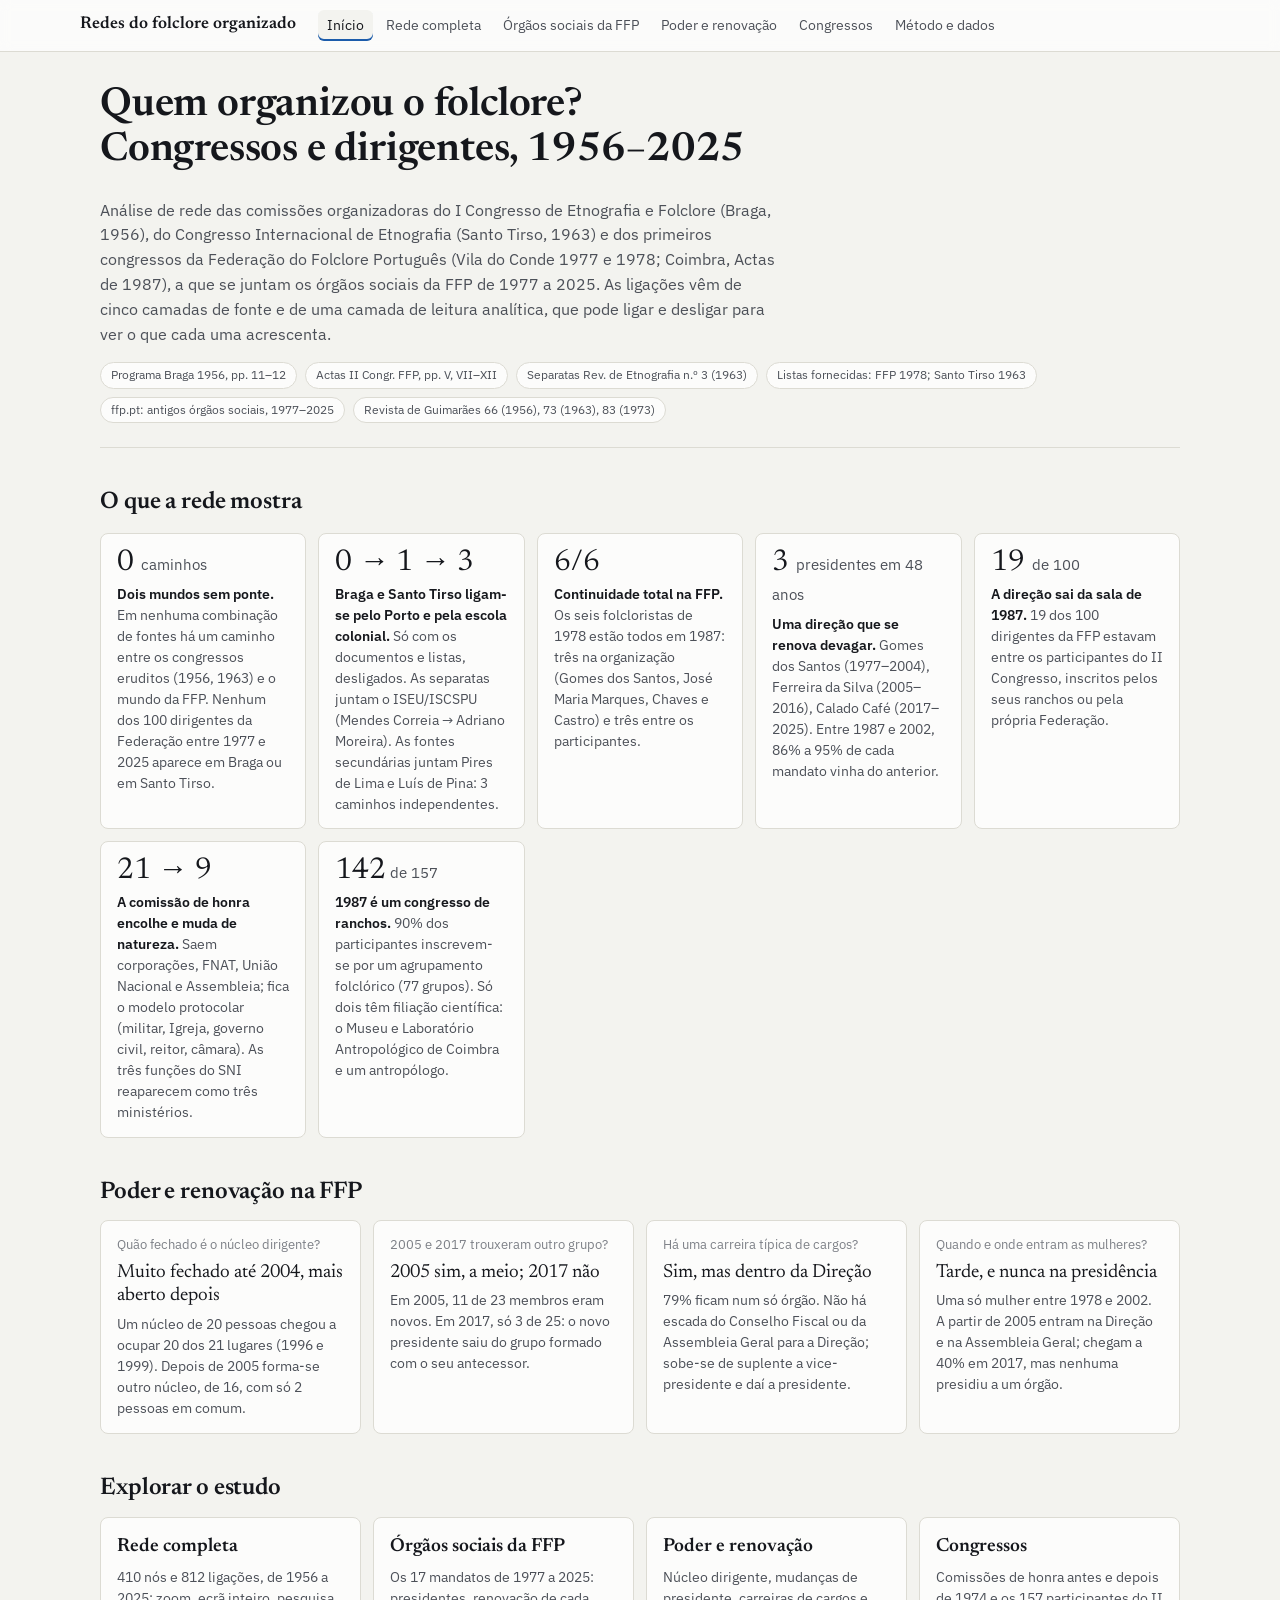
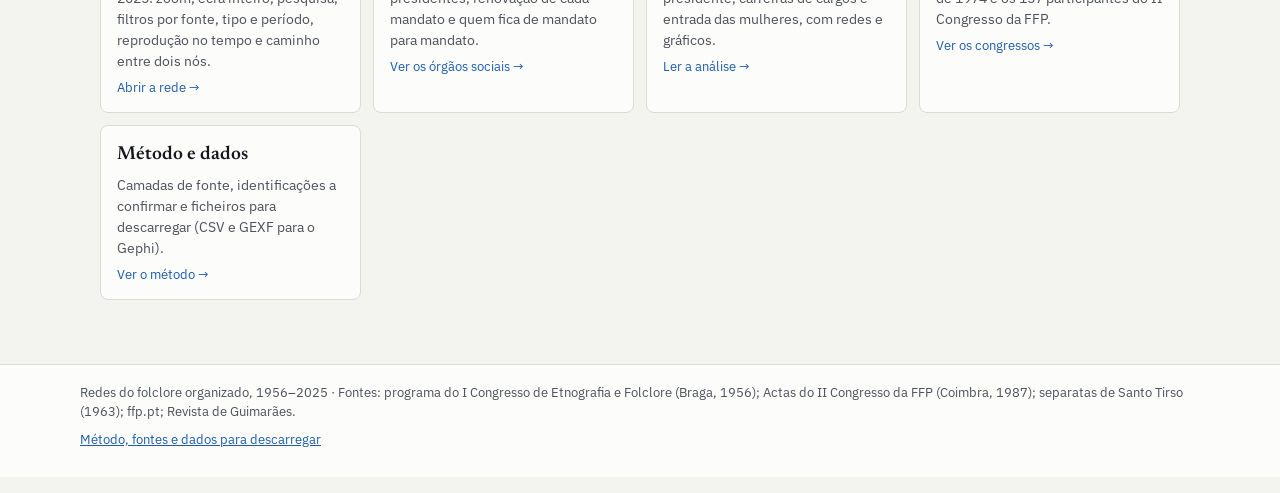
<file: index.html>
<!DOCTYPE html>
<html lang="pt-PT">
<head>
<meta charset="utf-8">
<meta name="viewport" content="width=device-width, initial-scale=1">
<title>Início · Redes do folclore organizado</title>
<meta name="description" content="Análise de rede dos congressos de etnografia e folclore (1956–1987) e dos órgãos sociais da Federação do Folclore Português (1977–2025).">
<link rel="preconnect" href="https://fonts.googleapis.com">
<link rel="preconnect" href="https://fonts.gstatic.com" crossorigin>
<link href="https://fonts.googleapis.com/css2?family=Newsreader:opsz,wght@6..72,400;6..72,600&family=IBM+Plex+Sans:wght@400;500;600&family=IBM+Plex+Mono:wght@400&display=swap" rel="stylesheet">
<link rel="stylesheet" href="assets/rede.css">
</head>
<body>
<nav class="topnav" aria-label="Páginas do site"><div class="navin"><a class="brand" href="index.html">Redes do folclore organizado</a><div class="links"><a href="index.html" aria-current="page">Início</a><a href="rede.html">Rede completa</a><a href="orgaos.html">Órgãos sociais da FFP</a><a href="poder.html">Poder e renovação</a><a href="congressos.html">Congressos</a><a href="metodo.html">Método e dados</a></div></div></nav>
<main class="wrap">
<header class="top">
  <h1>Quem organizou o folclore? Congressos e dirigentes, 1956–2025</h1>
  <p class="lede prose">Análise de rede das comissões organizadoras do I Congresso de Etnografia e Folclore (Braga, 1956), do Congresso Internacional de Etnografia (Santo Tirso, 1963) e dos primeiros congressos da Federação do Folclore Português (Vila do Conde 1977 e 1978; Coimbra, Actas de 1987), a que se juntam os órgãos sociais da FFP de 1977 a 2025. As ligações vêm de cinco camadas de fonte e de uma camada de leitura analítica, que pode ligar e desligar para ver o que cada uma acrescenta.</p>
  <div class="sources" aria-label="Fontes">
    <span class="chip">Programa Braga 1956, pp. 11–12</span>
    <span class="chip">Actas II Congr. FFP, pp. V, VII–XII</span>
    <span class="chip">Separatas Rev. de Etnografia n.º 3 (1963)</span>
    <span class="chip">Listas fornecidas: FFP 1978; Santo Tirso 1963</span>
    <span class="chip">ffp.pt: antigos órgãos sociais, 1977–2025</span>
    <span class="chip">Revista de Guimarães 66 (1956), 73 (1963), 83 (1973)</span>
  </div>
</header>
<section id="sintese" aria-labelledby="h-sintese">
  <h2 id="h-sintese">O que a rede mostra</h2>
  <div class="findings">
    <div class="finding">
      <div class="num">0 <small>caminhos</small></div>
      <p><b>Dois mundos sem ponte.</b> Em nenhuma combinação de fontes há um caminho entre os congressos eruditos (1956, 1963) e o mundo da FFP. Nenhum dos 100 dirigentes da Federação entre 1977 e 2025 aparece em Braga ou em Santo Tirso.</p>
    </div>
    <div class="finding">
      <div class="num">0 → 1 → 3</div>
      <p><b>Braga e Santo Tirso ligam-se pelo Porto e pela escola colonial.</b> Só com os documentos e listas, desligados. As separatas juntam o ISEU/ISCSPU (Mendes Correia → Adriano Moreira). As fontes secundárias juntam Pires de Lima e Luís de Pina: 3 caminhos independentes.</p>
    </div>
    <div class="finding">
      <div class="num">6/6</div>
      <p><b>Continuidade total na FFP.</b> Os seis folcloristas de 1978 estão todos em 1987: três na organização (Gomes dos Santos, José Maria Marques, Chaves e Castro) e três entre os participantes.</p>
    </div>
    <div class="finding">
      <div class="num">3 <small>presidentes em 48 anos</small></div>
      <p><b>Uma direção que se renova devagar.</b> Gomes dos Santos (1977–2004), Ferreira da Silva (2005–2016), Calado Café (2017–2025). Entre 1987 e 2002, 86% a 95% de cada mandato vinha do anterior.</p>
    </div>
    <div class="finding">
      <div class="num">19 <small>de 100</small></div>
      <p><b>A direção sai da sala de 1987.</b> 19 dos 100 dirigentes da FFP estavam entre os participantes do II Congresso, inscritos pelos seus ranchos ou pela própria Federação.</p>
    </div>
    <div class="finding">
      <div class="num">21 → 9</div>
      <p><b>A comissão de honra encolhe e muda de natureza.</b> Saem corporações, FNAT, União Nacional e Assembleia; fica o modelo protocolar (militar, Igreja, governo civil, reitor, câmara). As três funções do SNI reaparecem como três ministérios.</p>
    </div>
    <div class="finding">
      <div class="num">142<small> de 157</small></div>
      <p><b>1987 é um congresso de ranchos.</b> 90% dos participantes inscrevem-se por um agrupamento folclórico (77 grupos). Só dois têm filiação científica: o Museu e Laboratório Antropológico de Coimbra e um antropólogo.</p>
    </div>
  </div>
</section>
<section aria-labelledby="h-pod" style="display:grid;gap:14px">
  <h2 id="h-pod">Poder e renovação na FFP</h2>
  <div class="answers">
    <a class="ans" href="poder.html#q1"><span class="q">Quão fechado é o núcleo dirigente?</span><span class="a">Muito fechado até 2004, mais aberto depois</span><p>Um núcleo de 20 pessoas chegou a ocupar 20 dos 21 lugares (1996 e 1999). Depois de 2005 forma-se outro núcleo, de 16, com só 2 pessoas em comum.</p></a>
    <a class="ans" href="poder.html#q2"><span class="q">2005 e 2017 trouxeram outro grupo?</span><span class="a">2005 sim, a meio; 2017 não</span><p>Em 2005, 11 de 23 membros eram novos. Em 2017, só 3 de 25: o novo presidente saiu do grupo formado com o seu antecessor.</p></a>
    <a class="ans" href="poder.html#q3"><span class="q">Há uma carreira típica de cargos?</span><span class="a">Sim, mas dentro da Direção</span><p>79% ficam num só órgão. Não há escada do Conselho Fiscal ou da Assembleia Geral para a Direção; sobe-se de suplente a vice-presidente e daí a presidente.</p></a>
    <a class="ans" href="poder.html#q4"><span class="q">Quando e onde entram as mulheres?</span><span class="a">Tarde, e nunca na presidência</span><p>Uma só mulher entre 1978 e 2002. A partir de 2005 entram na Direção e na Assembleia Geral; chegam a 40% em 2017, mas nenhuma presidiu a um órgão.</p></a>
  </div>

</section>
<section aria-labelledby="h-exp" style="display:grid;gap:14px">
  <h2 id="h-exp">Explorar o estudo</h2>
  <div class="explore">
    <a href="rede.html"><span class="t">Rede completa</span><p>410 nós e 812 ligações, de 1956 a 2025: zoom, ecrã inteiro, pesquisa, filtros por fonte, tipo e período, reprodução no tempo e caminho entre dois nós.</p><span class="go">Abrir a rede →</span></a>
    <a href="orgaos.html"><span class="t">Órgãos sociais da FFP</span><p>Os 17 mandatos de 1977 a 2025: presidentes, renovação de cada mandato e quem fica de mandato para mandato.</p><span class="go">Ver os órgãos sociais →</span></a>
    <a href="poder.html"><span class="t">Poder e renovação</span><p>Núcleo dirigente, mudanças de presidente, carreiras de cargos e entrada das mulheres, com redes e gráficos.</p><span class="go">Ler a análise →</span></a>
    <a href="congressos.html"><span class="t">Congressos</span><p>Comissões de honra antes e depois de 1974 e os 157 participantes do II Congresso da FFP.</p><span class="go">Ver os congressos →</span></a>
    <a href="metodo.html"><span class="t">Método e dados</span><p>Camadas de fonte, identificações a confirmar e ficheiros para descarregar (CSV e GEXF para o Gephi).</p><span class="go">Ver o método →</span></a>
  </div>
</section>
</main>
<footer class="foot"><div class="footin"><span>Redes do folclore organizado, 1956–2025 · Fontes: programa do I Congresso de Etnografia e Folclore (Braga, 1956); Actas do II Congresso da FFP (Coimbra, 1987); separatas de Santo Tirso (1963); ffp.pt; Revista de Guimarães.</span><a href="metodo.html">Método, fontes e dados para descarregar</a></div></footer>
<div class="tooltip" id="tip" role="status"></div>

</body>
</html>
</file>
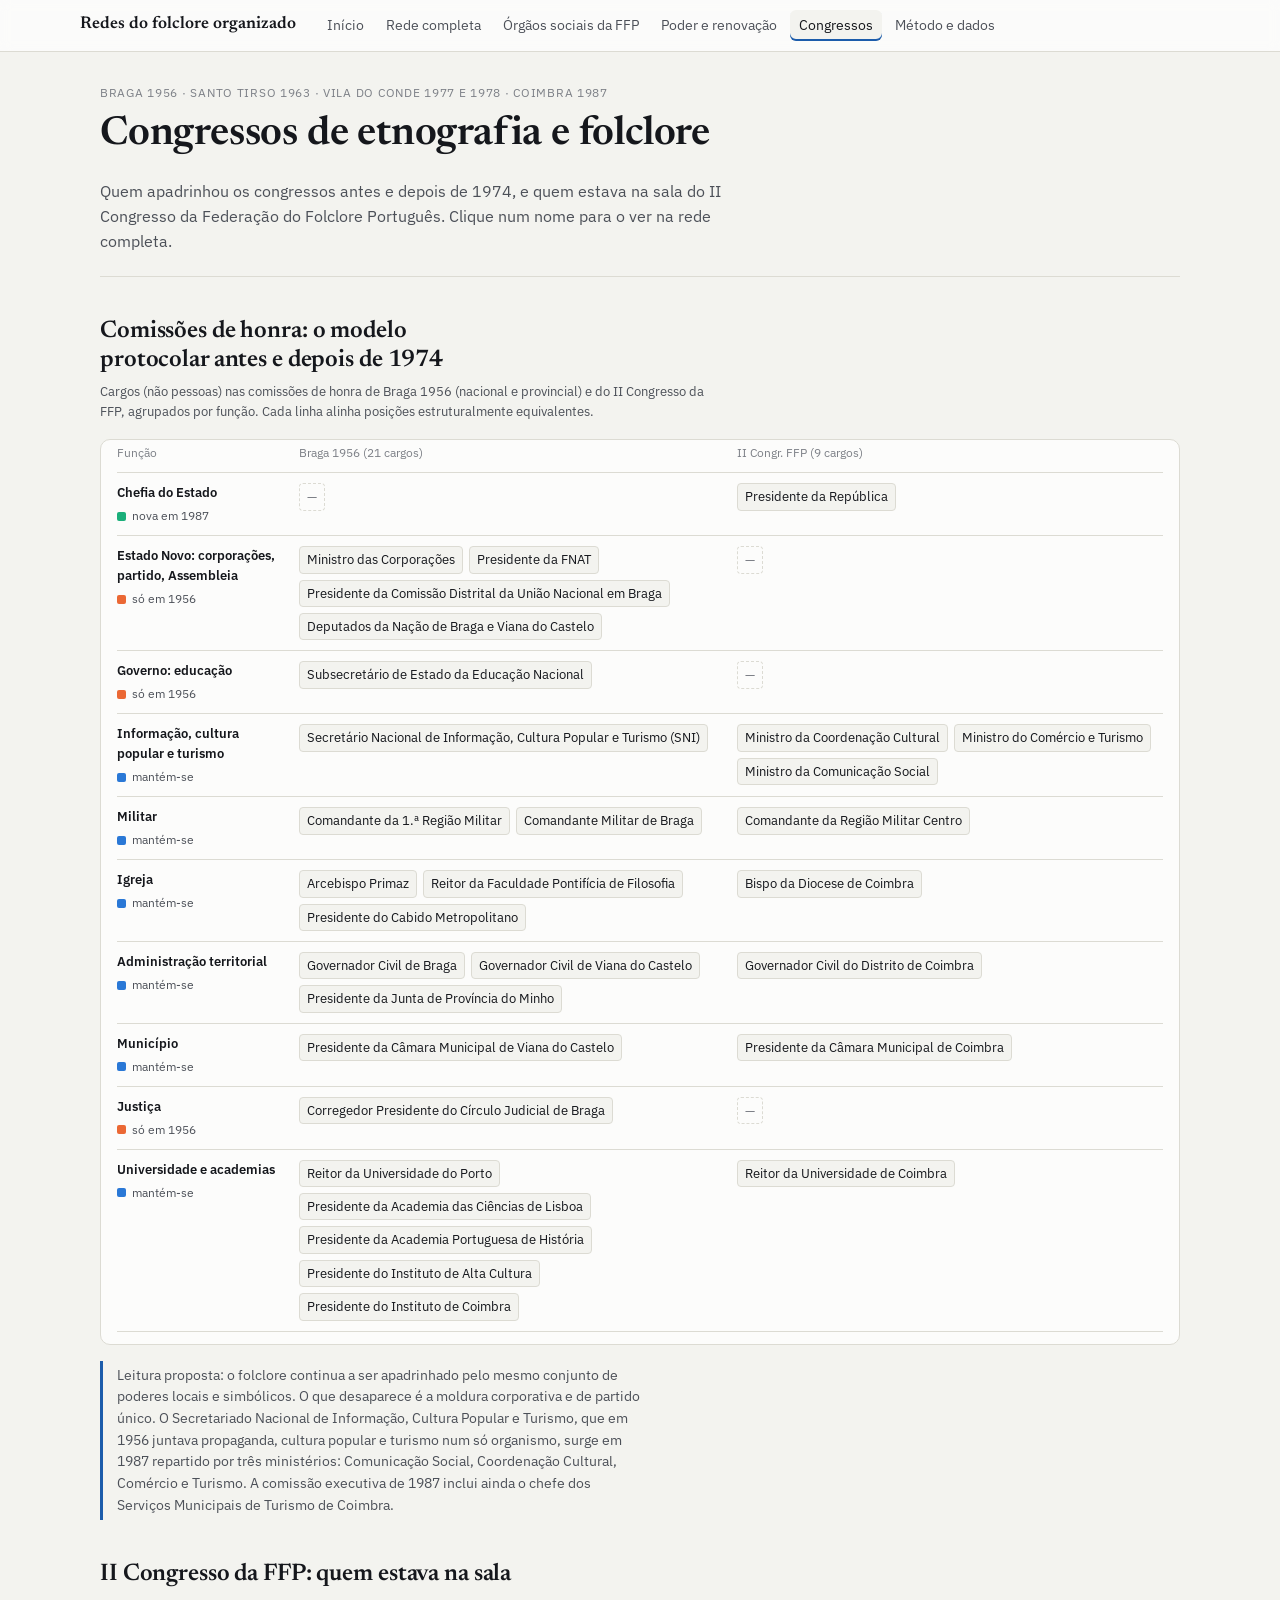
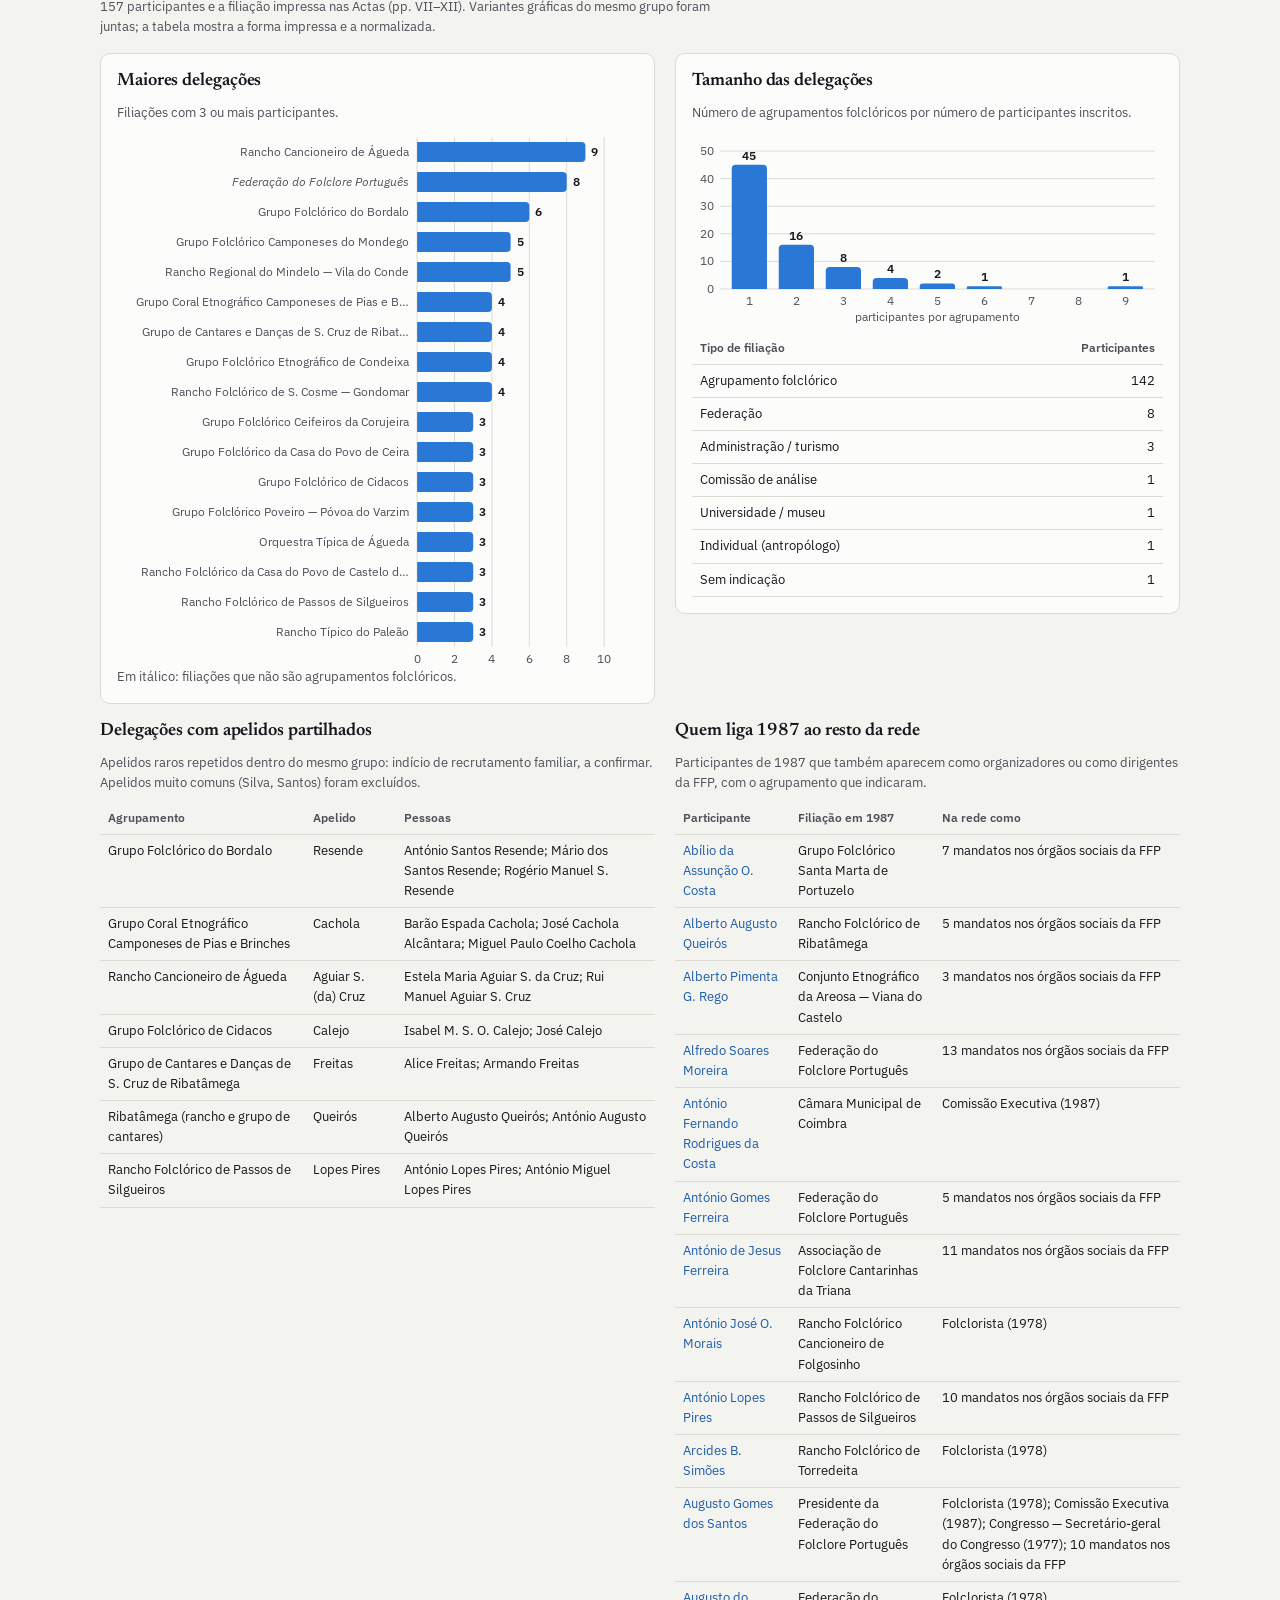
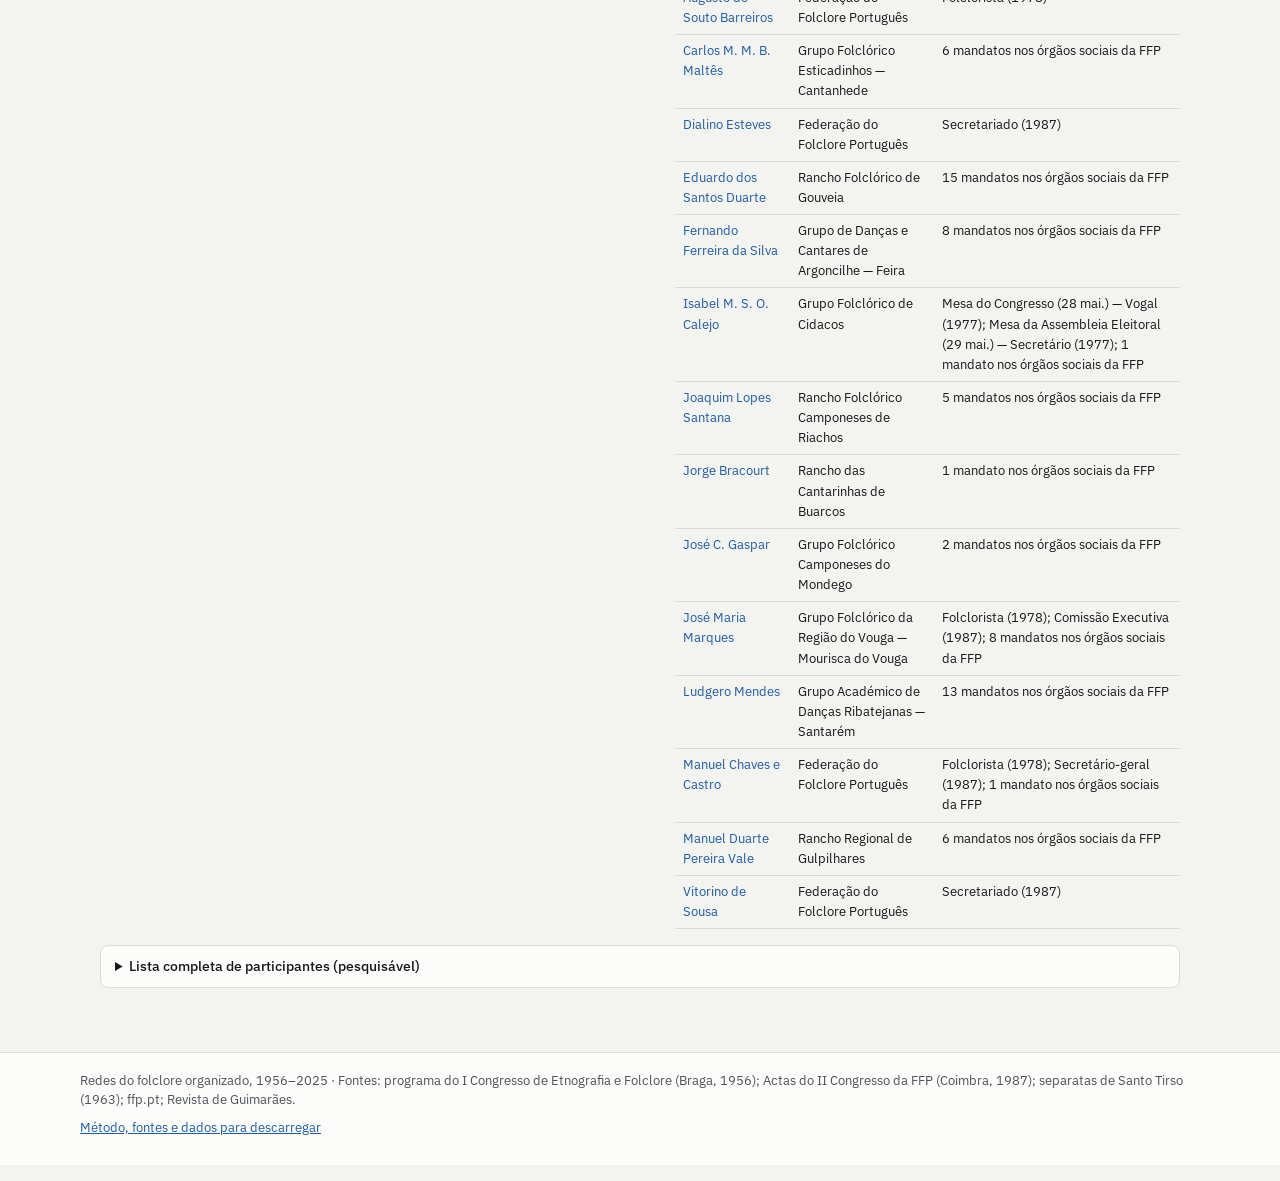
<file: congressos.html>
<!DOCTYPE html>
<html lang="pt-PT">
<head>
<meta charset="utf-8">
<meta name="viewport" content="width=device-width, initial-scale=1">
<title>Congressos · Redes do folclore organizado</title>
<meta name="description" content="Análise de rede dos congressos de etnografia e folclore (1956–1987) e dos órgãos sociais da Federação do Folclore Português (1977–2025).">
<link rel="preconnect" href="https://fonts.googleapis.com">
<link rel="preconnect" href="https://fonts.gstatic.com" crossorigin>
<link href="https://fonts.googleapis.com/css2?family=Newsreader:opsz,wght@6..72,400;6..72,600&family=IBM+Plex+Sans:wght@400;500;600&family=IBM+Plex+Mono:wght@400&display=swap" rel="stylesheet">
<link rel="stylesheet" href="assets/rede.css">
</head>
<body>
<nav class="topnav" aria-label="Páginas do site"><div class="navin"><a class="brand" href="index.html">Redes do folclore organizado</a><div class="links"><a href="index.html">Início</a><a href="rede.html">Rede completa</a><a href="orgaos.html">Órgãos sociais da FFP</a><a href="poder.html">Poder e renovação</a><a href="congressos.html" aria-current="page">Congressos</a><a href="metodo.html">Método e dados</a></div></div></nav>
<main class="wrap">
<header class="pagehead"><span class="eyebrow">Braga 1956 · Santo Tirso 1963 · Vila do Conde 1977 e 1978 · Coimbra 1987</span><h1>Congressos de etnografia e folclore</h1>
<p class="lede prose">Quem apadrinhou os congressos antes e depois de 1974, e quem estava na sala do II Congresso da Federação do Folclore Português. Clique num nome para o ver na rede completa.</p></header>
<section id="honra" aria-labelledby="h-honra">
  <div class="prose" style="display:grid;gap:8px">
    <h2 id="h-honra">Comissões de honra: o modelo protocolar antes e depois de 1974</h2>
    <p class="small">Cargos (não pessoas) nas comissões de honra de Braga 1956 (nacional e provincial) e do II Congresso da FFP, agrupados por função. Cada linha alinha posições estruturalmente equivalentes.</p>
  </div>
  <div class="panel" style="padding:4px 16px 12px">
    <div class="honor" id="honor"></div>
  </div>
  <p class="callout prose">Leitura proposta: o folclore continua a ser apadrinhado pelo mesmo conjunto de poderes locais e simbólicos. O que desaparece é a moldura corporativa e de partido único. O Secretariado Nacional de Informação, Cultura Popular e Turismo, que em 1956 juntava propaganda, cultura popular e turismo num só organismo, surge em 1987 repartido por três ministérios: Comunicação Social, Coordenação Cultural, Comércio e Turismo. A comissão executiva de 1987 inclui ainda o chefe dos Serviços Municipais de Turismo de Coimbra.</p>
</section>
<section id="ffp1987" aria-labelledby="h-ffp">
  <div class="prose" style="display:grid;gap:8px">
    <h2 id="h-ffp">II Congresso da FFP: quem estava na sala</h2>
    <p class="small">157 participantes e a filiação impressa nas Actas (pp. VII–XII). Variantes gráficas do mesmo grupo foram juntas; a tabela mostra a forma impressa e a normalizada.</p>
  </div>
  <div class="two">
    <div class="panel" style="padding:16px;display:grid;gap:10px">
      <h3>Maiores delegações</h3>
      <p class="small">Filiações com 3 ou mais participantes.</p>
      <div class="chart" id="barChart"></div>
    </div>
    <div class="panel" style="padding:16px;display:grid;gap:10px">
      <h3>Tamanho das delegações</h3>
      <p class="small">Número de agrupamentos folclóricos por número de participantes inscritos.</p>
      <div class="chart" id="histChart"></div>
      <div class="tbl-wrap"><table id="typeTable" aria-label="Participantes por tipo de filiação"></table></div>
    </div>
  </div>
  <div class="two">
    <div style="display:grid;gap:10px">
      <h3>Delegações com apelidos partilhados</h3>
      <p class="small">Apelidos raros repetidos dentro do mesmo grupo: indício de recrutamento familiar, a confirmar. Apelidos muito comuns (Silva, Santos) foram excluídos.</p>
      <div class="tbl-wrap"><table id="famTable"></table></div>
    </div>
    <div style="display:grid;gap:10px">
      <h3>Quem liga 1987 ao resto da rede</h3>
      <p class="small">Participantes de 1987 que também aparecem como organizadores ou como dirigentes da FFP, com o agrupamento que indicaram.</p>
      <div class="tbl-wrap"><table id="linkTable"></table></div>
    </div>
  </div>
  <details>
    <summary>Lista completa de participantes (pesquisável)</summary>
    <div style="display:grid;gap:10px">
      <label for="q" class="small">Pesquisar por nome ou agrupamento</label>
      <input type="search" id="q" placeholder="ex.: Águeda, Leiria, Marques">
      <div class="tbl-wrap"><table id="partTable"></table></div>
    </div>
  </details>
</section>
</main>
<footer class="foot"><div class="footin"><span>Redes do folclore organizado, 1956–2025 · Fontes: programa do I Congresso de Etnografia e Folclore (Braga, 1956); Actas do II Congresso da FFP (Coimbra, 1987); separatas de Santo Tirso (1963); ffp.pt; Revista de Guimarães.</span><a href="metodo.html">Método, fontes e dados para descarregar</a></div></footer>
<div class="tooltip" id="tip" role="status"></div>
<script src="assets/d3.min.js"></script>
<script src="dados/rede.js"></script>
<script src="js/rede.js"></script>
</body>
</html>
</file>
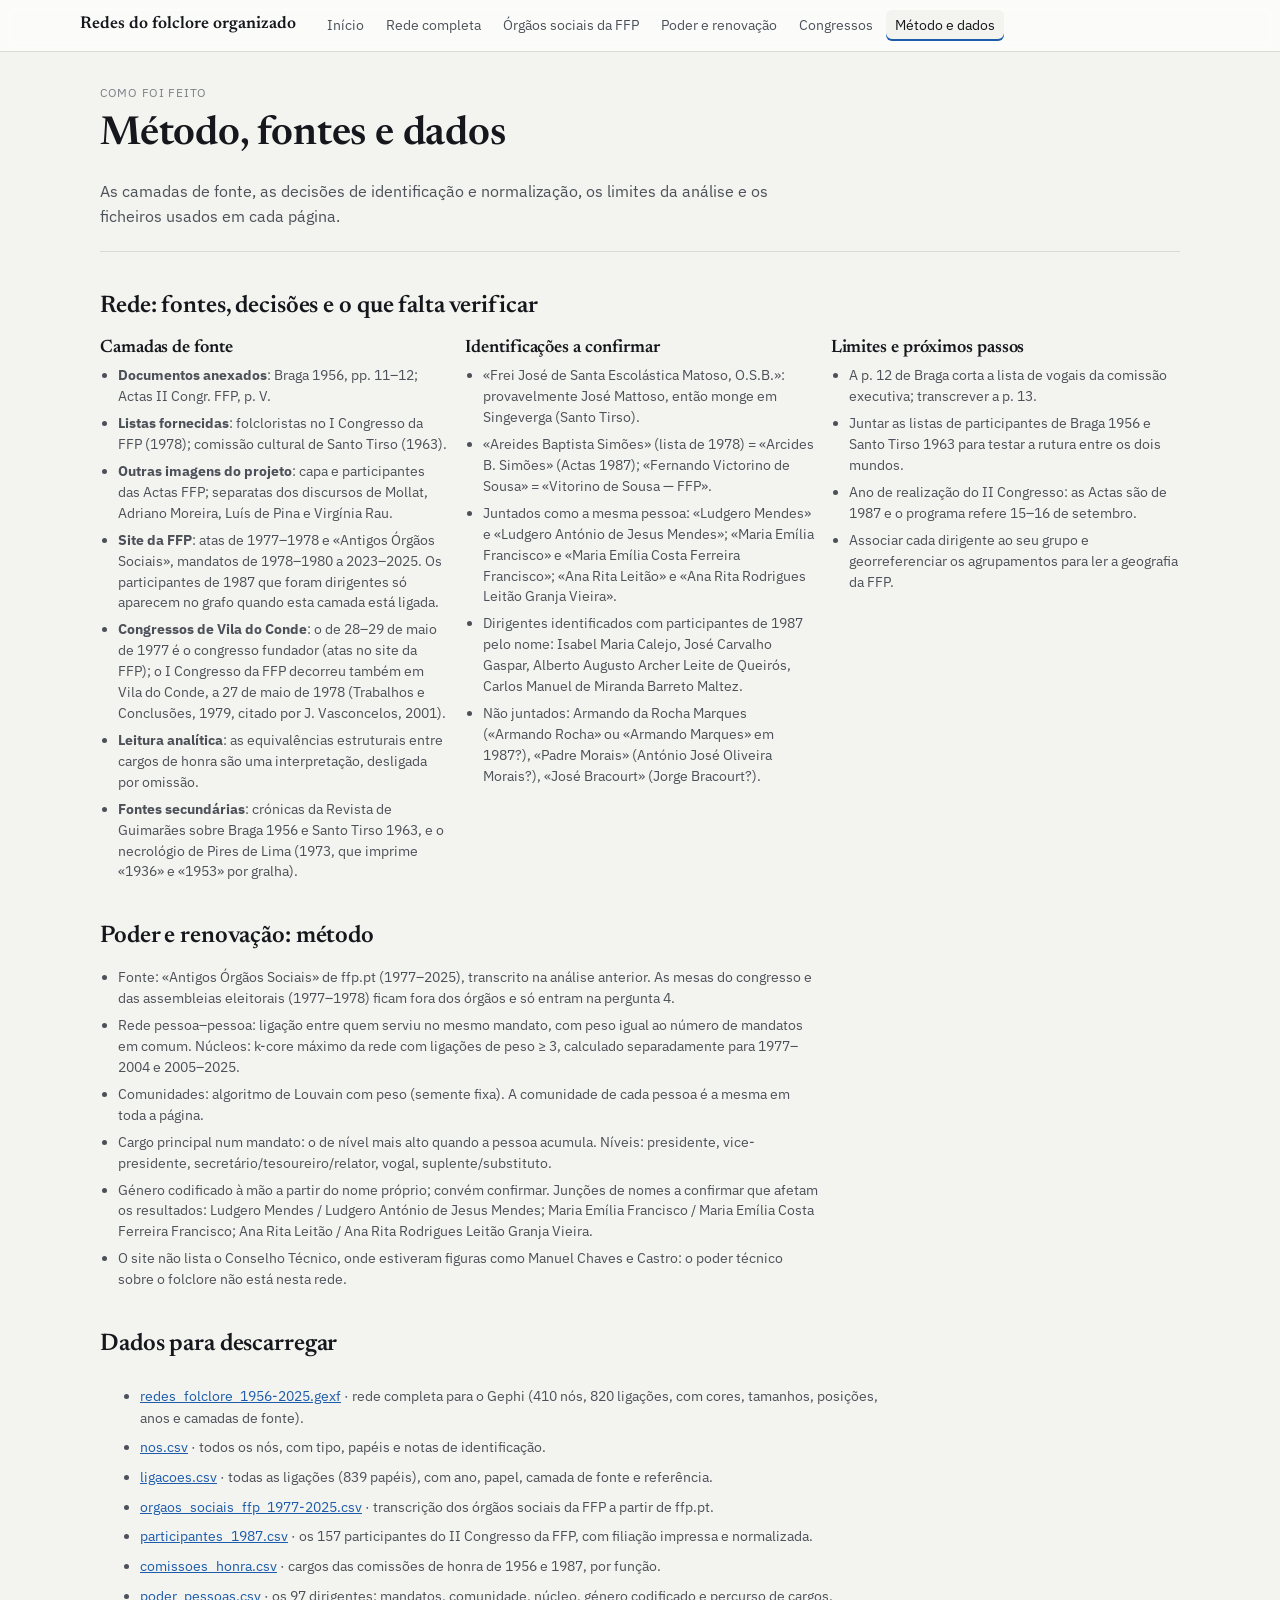
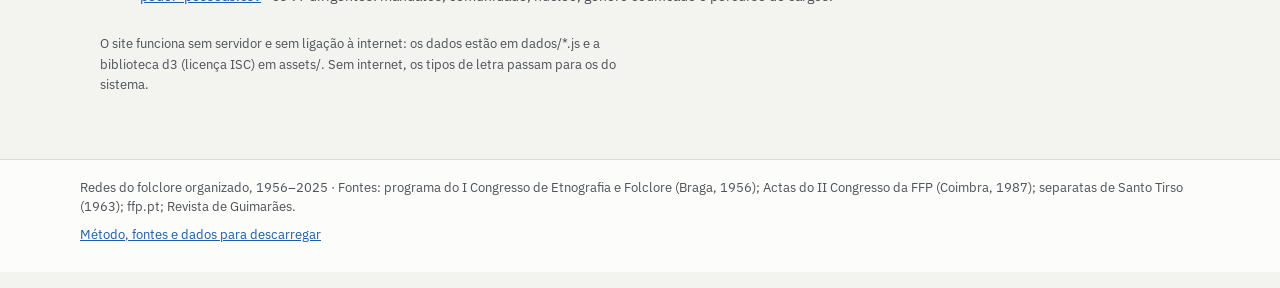
<file: metodo.html>
<!DOCTYPE html>
<html lang="pt-PT">
<head>
<meta charset="utf-8">
<meta name="viewport" content="width=device-width, initial-scale=1">
<title>Método e dados · Redes do folclore organizado</title>
<meta name="description" content="Análise de rede dos congressos de etnografia e folclore (1956–1987) e dos órgãos sociais da Federação do Folclore Português (1977–2025).">
<link rel="preconnect" href="https://fonts.googleapis.com">
<link rel="preconnect" href="https://fonts.gstatic.com" crossorigin>
<link href="https://fonts.googleapis.com/css2?family=Newsreader:opsz,wght@6..72,400;6..72,600&family=IBM+Plex+Sans:wght@400;500;600&family=IBM+Plex+Mono:wght@400&display=swap" rel="stylesheet">
<link rel="stylesheet" href="assets/rede.css">
</head>
<body>
<nav class="topnav" aria-label="Páginas do site"><div class="navin"><a class="brand" href="index.html">Redes do folclore organizado</a><div class="links"><a href="index.html">Início</a><a href="rede.html">Rede completa</a><a href="orgaos.html">Órgãos sociais da FFP</a><a href="poder.html">Poder e renovação</a><a href="congressos.html">Congressos</a><a href="metodo.html" aria-current="page">Método e dados</a></div></div></nav>
<main class="wrap">
<header class="pagehead"><span class="eyebrow">Como foi feito</span><h1>Método, fontes e dados</h1>
<p class="lede prose">As camadas de fonte, as decisões de identificação e normalização, os limites da análise e os ficheiros usados em cada página.</p></header>
<section id="metodo" aria-labelledby="h-metodo">
  <h2 id="h-metodo">Rede: fontes, decisões e o que falta verificar</h2>
  <div class="notes">
    <div>
      <h3>Camadas de fonte</h3>
      <ul>
        <li><b>Documentos anexados</b>: Braga 1956, pp. 11–12; Actas II Congr. FFP, p. V.</li>
        <li><b>Listas fornecidas</b>: folcloristas no I Congresso da FFP (1978); comissão cultural de Santo Tirso (1963).</li>
        <li><b>Outras imagens do projeto</b>: capa e participantes das Actas FFP; separatas dos discursos de Mollat, Adriano Moreira, Luís de Pina e Virgínia Rau.</li>
        <li><b>Site da FFP</b>: atas de 1977–1978 e «Antigos Órgãos Sociais», mandatos de 1978–1980 a 2023–2025. Os participantes de 1987 que foram dirigentes só aparecem no grafo quando esta camada está ligada.</li>
        <li><b>Congressos de Vila do Conde</b>: o de 28–29 de maio de 1977 é o congresso fundador (atas no site da FFP); o I Congresso da FFP decorreu também em Vila do Conde, a 27 de maio de 1978 (Trabalhos e Conclusões, 1979, citado por J. Vasconcelos, 2001).</li>
        <li><b>Leitura analítica</b>: as equivalências estruturais entre cargos de honra são uma interpretação, desligada por omissão.</li>
        <li><b>Fontes secundárias</b>: crónicas da Revista de Guimarães sobre Braga 1956 e Santo Tirso 1963, e o necrológio de Pires de Lima (1973, que imprime «1936» e «1953» por gralha).</li>
      </ul>
    </div>
    <div>
      <h3>Identificações a confirmar</h3>
      <ul>
        <li>«Frei José de Santa Escolástica Matoso, O.S.B.»: provavelmente José Mattoso, então monge em Singeverga (Santo Tirso).</li>
        <li>«Areides Baptista Simões» (lista de 1978) = «Arcides B. Simões» (Actas 1987); «Fernando Victorino de Sousa» = «Vitorino de Sousa — FFP».</li>
                <li>Juntados como a mesma pessoa: «Ludgero Mendes» e «Ludgero António de Jesus Mendes»; «Maria Emília Francisco» e «Maria Emília Costa Ferreira Francisco»; «Ana Rita Leitão» e «Ana Rita Rodrigues Leitão Granja Vieira».</li>
        <li>Dirigentes identificados com participantes de 1987 pelo nome: Isabel Maria Calejo, José Carvalho Gaspar, Alberto Augusto Archer Leite de Queirós, Carlos Manuel de Miranda Barreto Maltez.</li>
        <li>Não juntados: Armando da Rocha Marques («Armando Rocha» ou «Armando Marques» em 1987?), «Padre Morais» (António José Oliveira Morais?), «José Bracourt» (Jorge Bracourt?).</li>
      </ul>
    </div>
    <div>
      <h3>Limites e próximos passos</h3>
      <ul>
        <li>A p. 12 de Braga corta a lista de vogais da comissão executiva; transcrever a p. 13.</li>
        <li>Juntar as listas de participantes de Braga 1956 e Santo Tirso 1963 para testar a rutura entre os dois mundos.</li>
        <li>Ano de realização do II Congresso: as Actas são de 1987 e o programa refere 15–16 de setembro.</li>
        <li>Associar cada dirigente ao seu grupo e georreferenciar os agrupamentos para ler a geografia da FFP.</li>
      </ul>
    </div>
  </div>
</section>
<section aria-labelledby="h-pm" style="display:grid;gap:10px"><h2 id="h-pm">Poder e renovação: método</h2><div class="notes"><ul style="max-width:90ch">
    <li>Fonte: «Antigos Órgãos Sociais» de ffp.pt (1977–2025), transcrito na análise anterior. As mesas do congresso e das assembleias eleitorais (1977–1978) ficam fora dos órgãos e só entram na pergunta 4.</li>
    <li>Rede pessoa–pessoa: ligação entre quem serviu no mesmo mandato, com peso igual ao número de mandatos em comum. Núcleos: k-core máximo da rede com ligações de peso ≥ 3, calculado separadamente para 1977–2004 e 2005–2025.</li>
    <li>Comunidades: algoritmo de Louvain com peso (semente fixa). A comunidade de cada pessoa é a mesma em toda a página.</li>
    <li>Cargo principal num mandato: o de nível mais alto quando a pessoa acumula. Níveis: presidente, vice-presidente, secretário/tesoureiro/relator, vogal, suplente/substituto.</li>
    <li>Género codificado à mão a partir do nome próprio; convém confirmar. Junções de nomes a confirmar que afetam os resultados: Ludgero Mendes / Ludgero António de Jesus Mendes; Maria Emília Francisco / Maria Emília Costa Ferreira Francisco; Ana Rita Leitão / Ana Rita Rodrigues Leitão Granja Vieira.</li>
    <li>O site não lista o Conselho Técnico, onde estiveram figuras como Manuel Chaves e Castro: o poder técnico sobre o folclore não está nesta rede.</li>
  </ul></div></section>
<section aria-labelledby="h-dl" style="display:grid;gap:12px">
  <h2 id="h-dl">Dados para descarregar</h2>
  <ul class="dl">
    <li><a href="dados/redes_folclore_1956-2025.gexf" download>redes_folclore_1956-2025.gexf</a> · rede completa para o Gephi (410 nós, 820 ligações, com cores, tamanhos, posições, anos e camadas de fonte).</li>
    <li><a href="dados/nos.csv" download>nos.csv</a> · todos os nós, com tipo, papéis e notas de identificação.</li>
    <li><a href="dados/ligacoes.csv" download>ligacoes.csv</a> · todas as ligações (839 papéis), com ano, papel, camada de fonte e referência.</li>
    <li><a href="dados/orgaos_sociais_ffp_1977-2025.csv" download>orgaos_sociais_ffp_1977-2025.csv</a> · transcrição dos órgãos sociais da FFP a partir de ffp.pt.</li>
    <li><a href="dados/participantes_1987.csv" download>participantes_1987.csv</a> · os 157 participantes do II Congresso da FFP, com filiação impressa e normalizada.</li>
    <li><a href="dados/comissoes_honra.csv" download>comissoes_honra.csv</a> · cargos das comissões de honra de 1956 e 1987, por função.</li>
    <li><a href="dados/poder_pessoas.csv" download>poder_pessoas.csv</a> · os 97 dirigentes: mandatos, comunidade, núcleo, género codificado e percurso de cargos.</li>
  </ul>
  <p class="small prose">O site funciona sem servidor e sem ligação à internet: os dados estão em dados/*.js e a biblioteca d3 (licença ISC) em assets/. Sem internet, os tipos de letra passam para os do sistema.</p>
</section>
</main>
<footer class="foot"><div class="footin"><span>Redes do folclore organizado, 1956–2025 · Fontes: programa do I Congresso de Etnografia e Folclore (Braga, 1956); Actas do II Congresso da FFP (Coimbra, 1987); separatas de Santo Tirso (1963); ffp.pt; Revista de Guimarães.</span><a href="metodo.html">Método, fontes e dados para descarregar</a></div></footer>
<div class="tooltip" id="tip" role="status"></div>

</body>
</html>
</file>
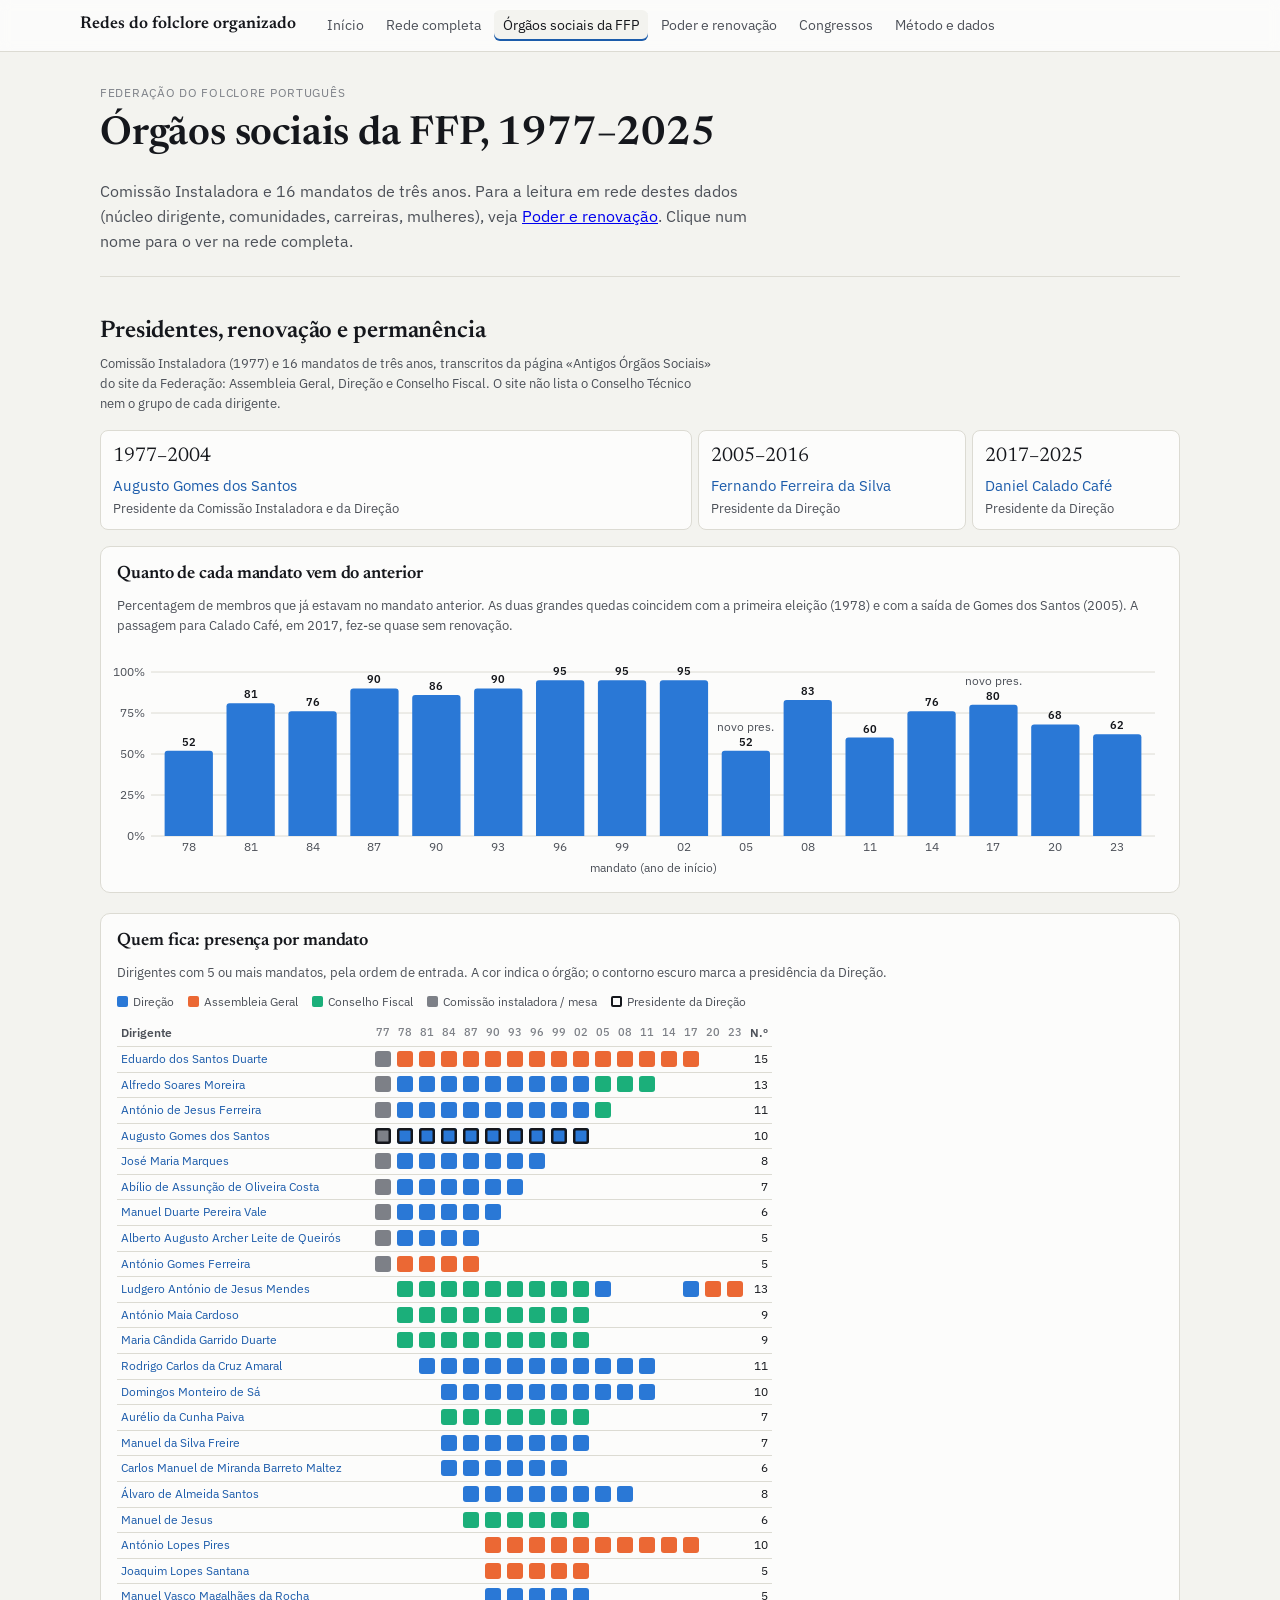
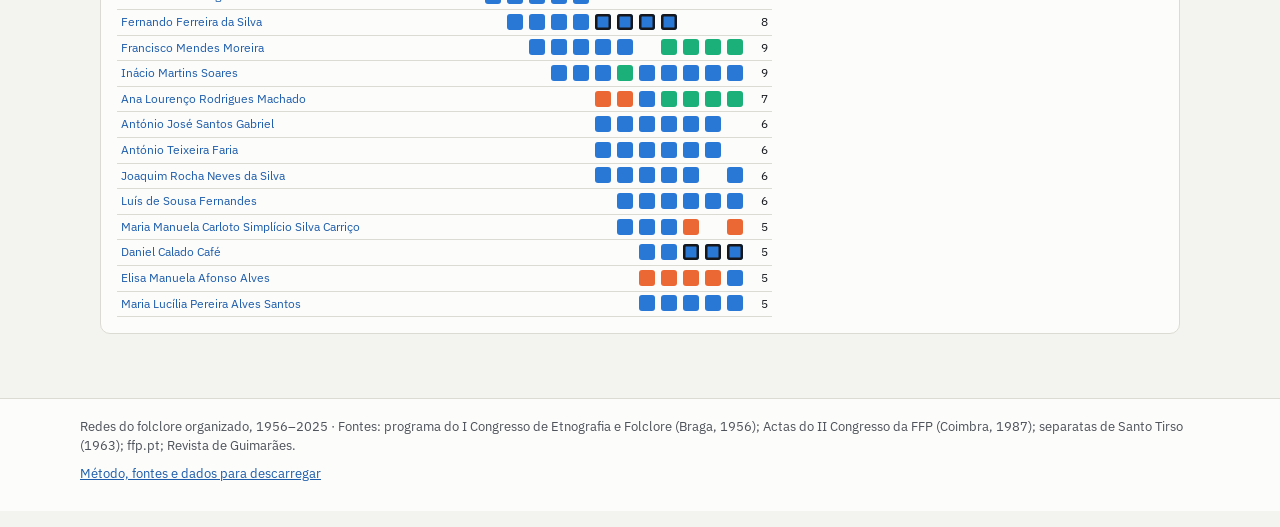
<file: orgaos.html>
<!DOCTYPE html>
<html lang="pt-PT">
<head>
<meta charset="utf-8">
<meta name="viewport" content="width=device-width, initial-scale=1">
<title>Órgãos sociais da FFP · Redes do folclore organizado</title>
<meta name="description" content="Análise de rede dos congressos de etnografia e folclore (1956–1987) e dos órgãos sociais da Federação do Folclore Português (1977–2025).">
<link rel="preconnect" href="https://fonts.googleapis.com">
<link rel="preconnect" href="https://fonts.gstatic.com" crossorigin>
<link href="https://fonts.googleapis.com/css2?family=Newsreader:opsz,wght@6..72,400;6..72,600&family=IBM+Plex+Sans:wght@400;500;600&family=IBM+Plex+Mono:wght@400&display=swap" rel="stylesheet">
<link rel="stylesheet" href="assets/rede.css">
</head>
<body>
<nav class="topnav" aria-label="Páginas do site"><div class="navin"><a class="brand" href="index.html">Redes do folclore organizado</a><div class="links"><a href="index.html">Início</a><a href="rede.html">Rede completa</a><a href="orgaos.html" aria-current="page">Órgãos sociais da FFP</a><a href="poder.html">Poder e renovação</a><a href="congressos.html">Congressos</a><a href="metodo.html">Método e dados</a></div></div></nav>
<main class="wrap">
<header class="pagehead"><span class="eyebrow">Federação do Folclore Português</span><h1>Órgãos sociais da FFP, 1977–2025</h1>
<p class="lede prose">Comissão Instaladora e 16 mandatos de três anos. Para a leitura em rede destes dados (núcleo dirigente, comunidades, carreiras, mulheres), veja <a href="poder.html">Poder e renovação</a>. Clique num nome para o ver na rede completa.</p></header>
<section id="orgaos" aria-labelledby="h-orgaos">
  <div class="prose" style="display:grid;gap:8px">
    <h2 id="h-orgaos">Presidentes, renovação e permanência</h2>
    <p class="small">Comissão Instaladora (1977) e 16 mandatos de três anos, transcritos da página «Antigos Órgãos Sociais» do site da Federação: Assembleia Geral, Direção e Conselho Fiscal. O site não lista o Conselho Técnico nem o grupo de cada dirigente.</p>
  </div>
  <div class="pstrip" id="presStrip" aria-label="Presidentes da Direção"></div>
  <div style="display:grid;gap:20px">
    <div class="panel" style="padding:16px;display:grid;gap:10px">
      <h3>Quanto de cada mandato vem do anterior</h3>
      <p class="small">Percentagem de membros que já estavam no mandato anterior. As duas grandes quedas coincidem com a primeira eleição (1978) e com a saída de Gomes dos Santos (2005). A passagem para Calado Café, em 2017, fez-se quase sem renovação.</p>
      <div class="chart" id="contChart"></div>
    </div>
    <div class="panel" style="padding:16px;display:grid;gap:10px">
      <h3>Quem fica: presença por mandato</h3>
      <p class="small">Dirigentes com 5 ou mais mandatos, pela ordem de entrada. A cor indica o órgão; o contorno escuro marca a presidência da Direção.</p>
      <div class="pm-legend" id="pmLegend"></div>
      <div class="tbl-wrap"><div id="presence"></div></div>
    </div>
  </div>
</section>
</main>
<footer class="foot"><div class="footin"><span>Redes do folclore organizado, 1956–2025 · Fontes: programa do I Congresso de Etnografia e Folclore (Braga, 1956); Actas do II Congresso da FFP (Coimbra, 1987); separatas de Santo Tirso (1963); ffp.pt; Revista de Guimarães.</span><a href="metodo.html">Método, fontes e dados para descarregar</a></div></footer>
<div class="tooltip" id="tip" role="status"></div>
<script src="assets/d3.min.js"></script>
<script src="dados/rede.js"></script>
<script src="js/rede.js"></script>
</body>
</html>
</file>
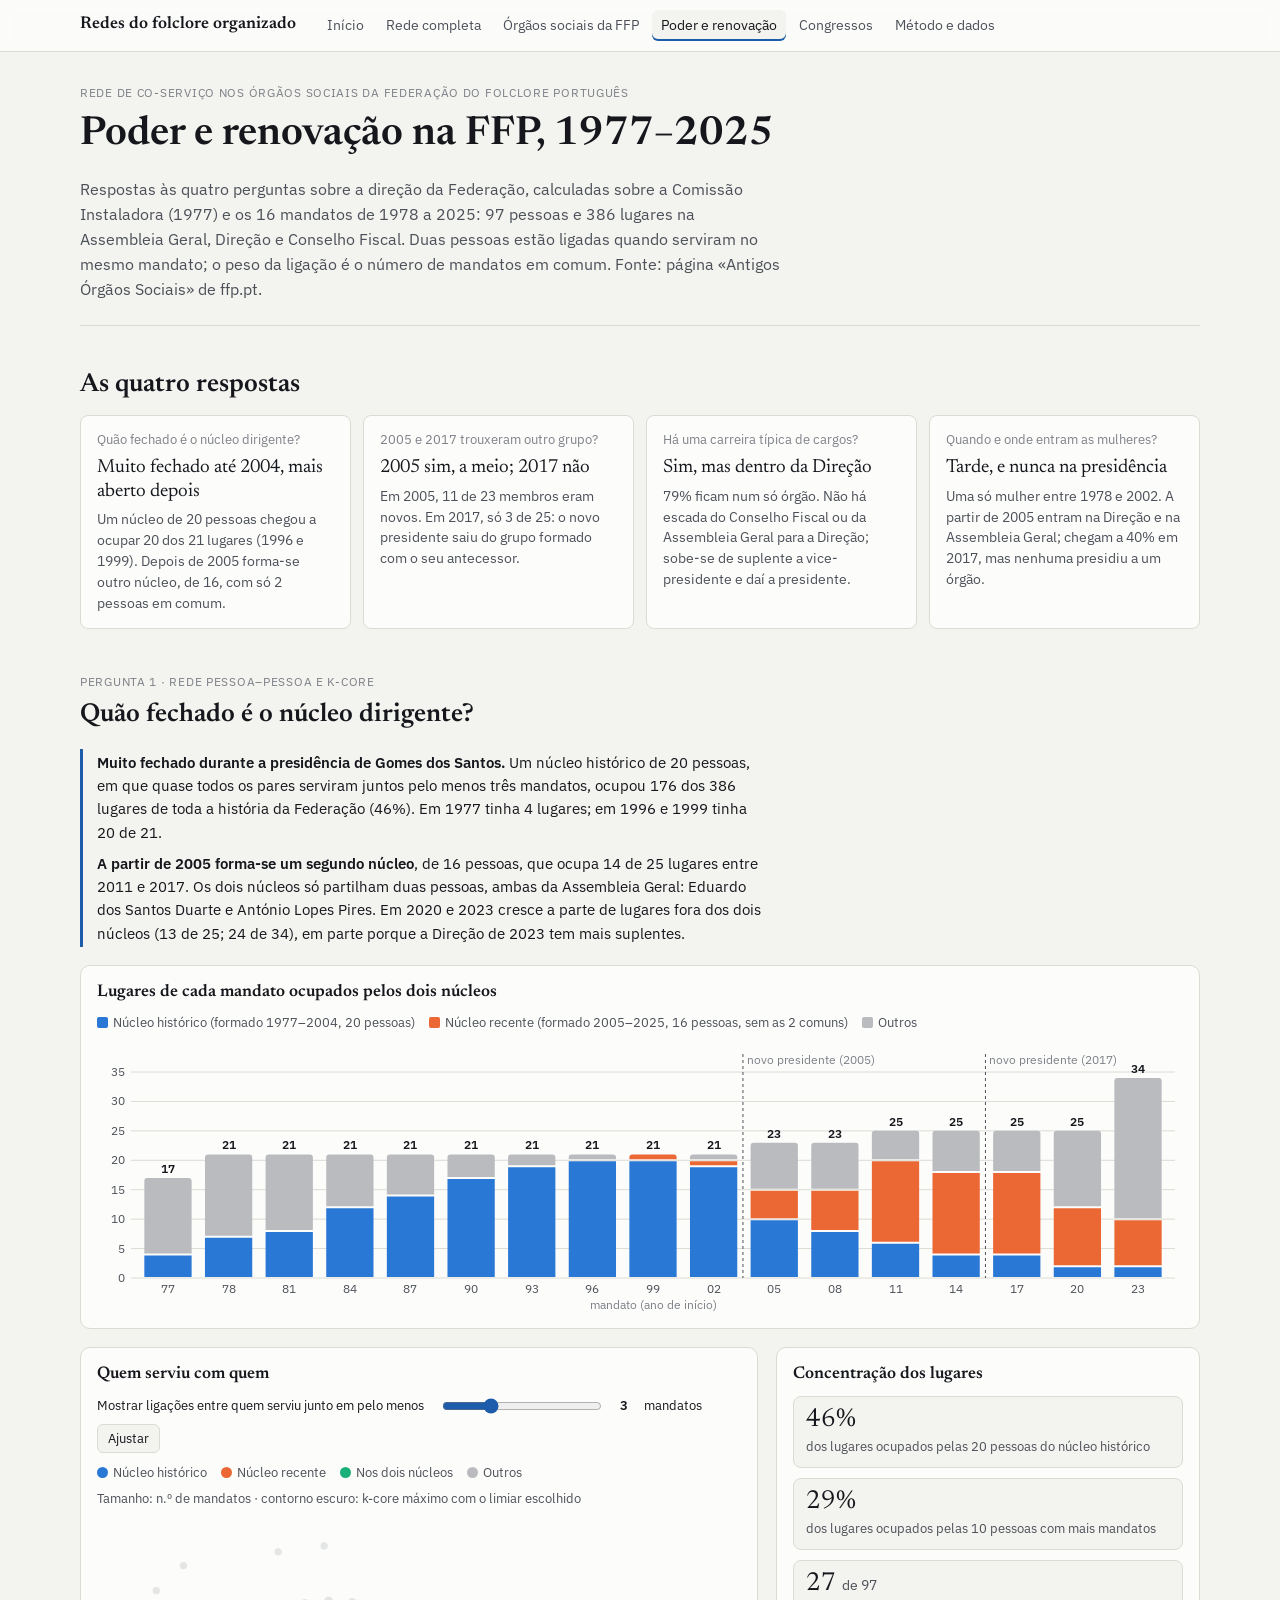
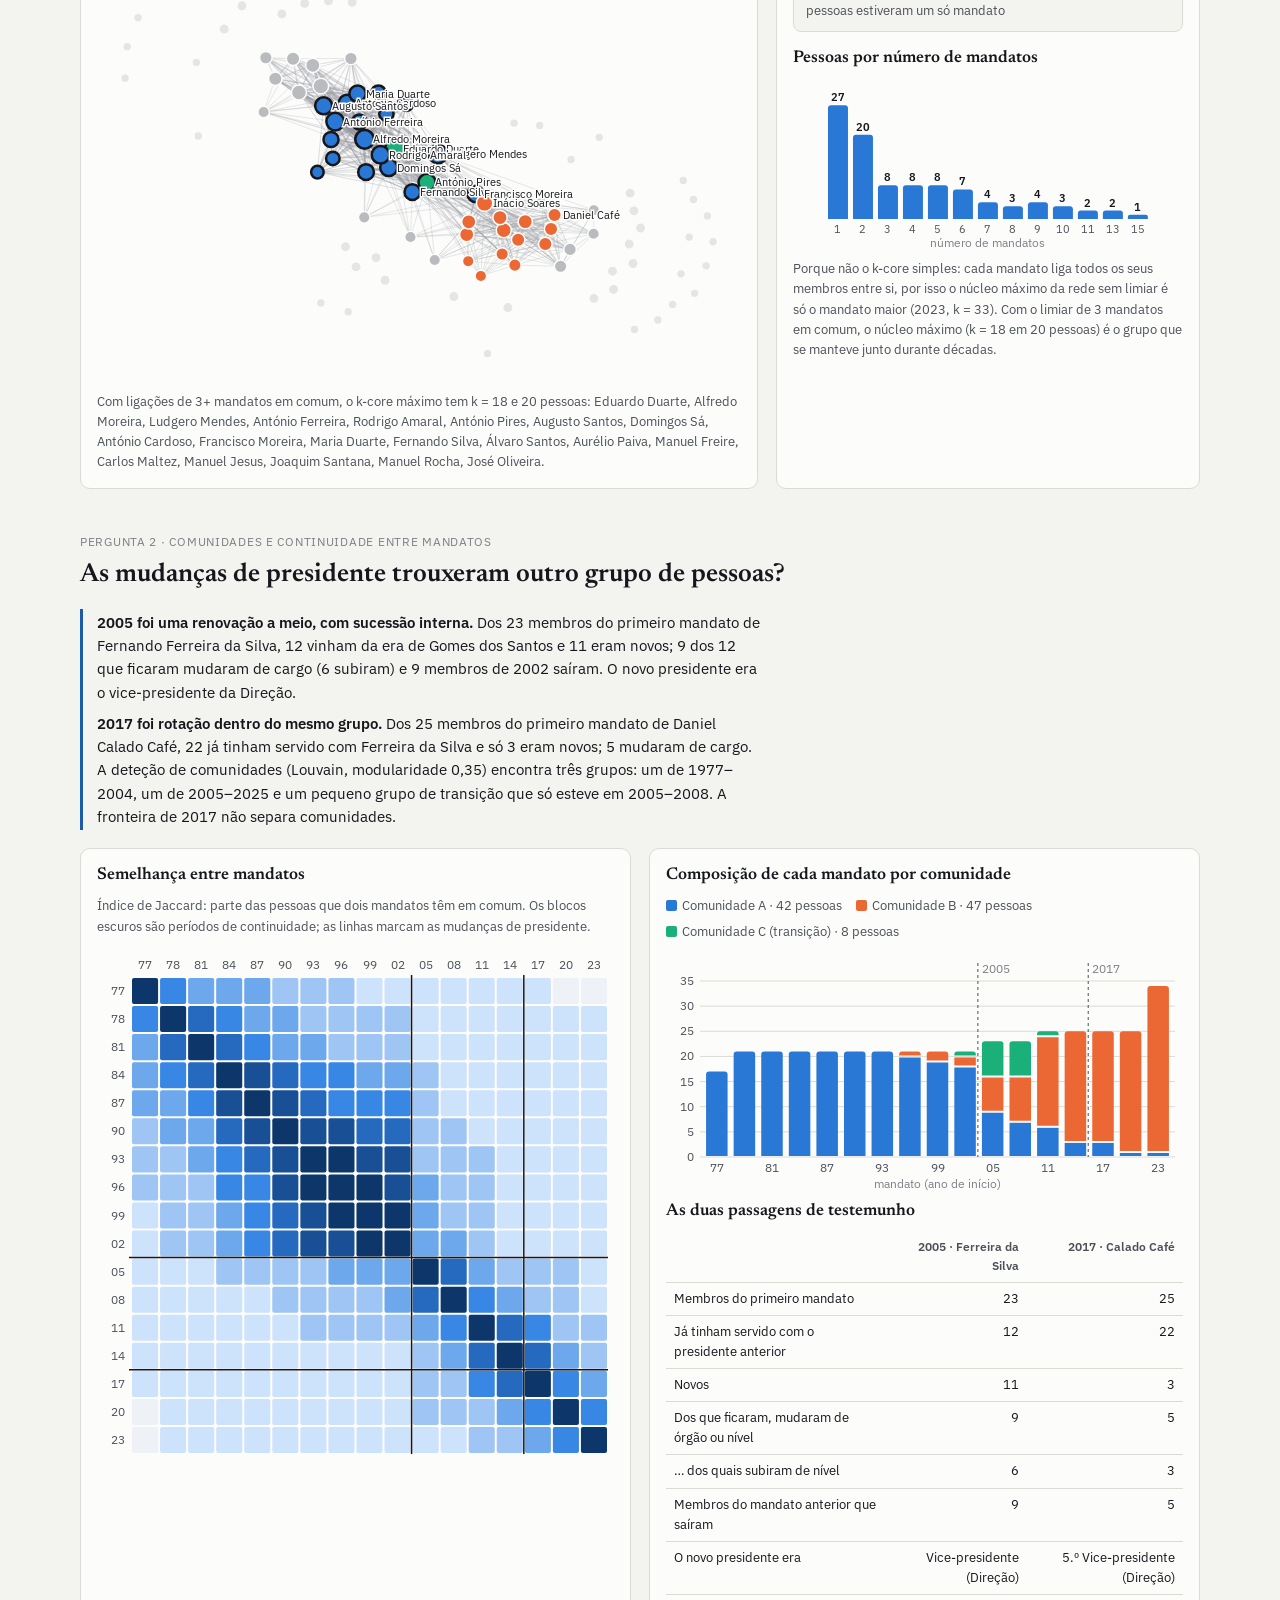
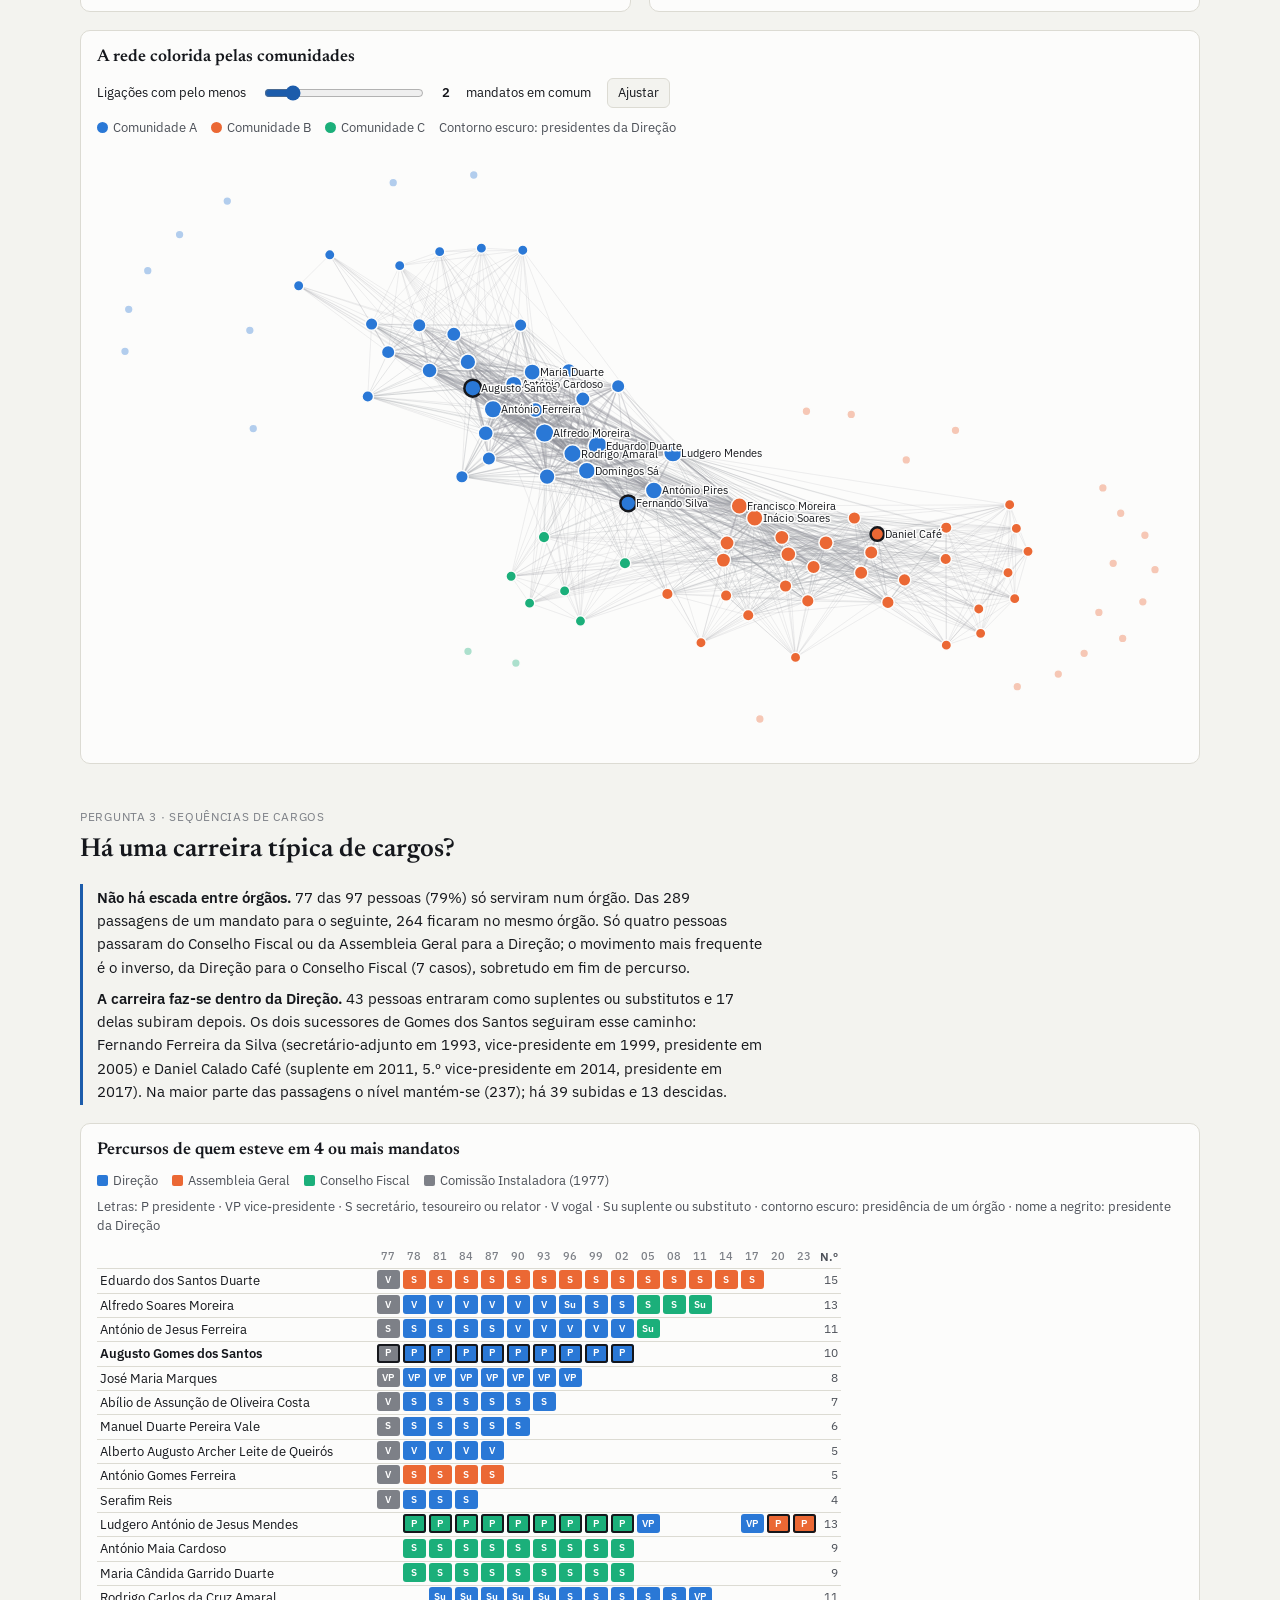
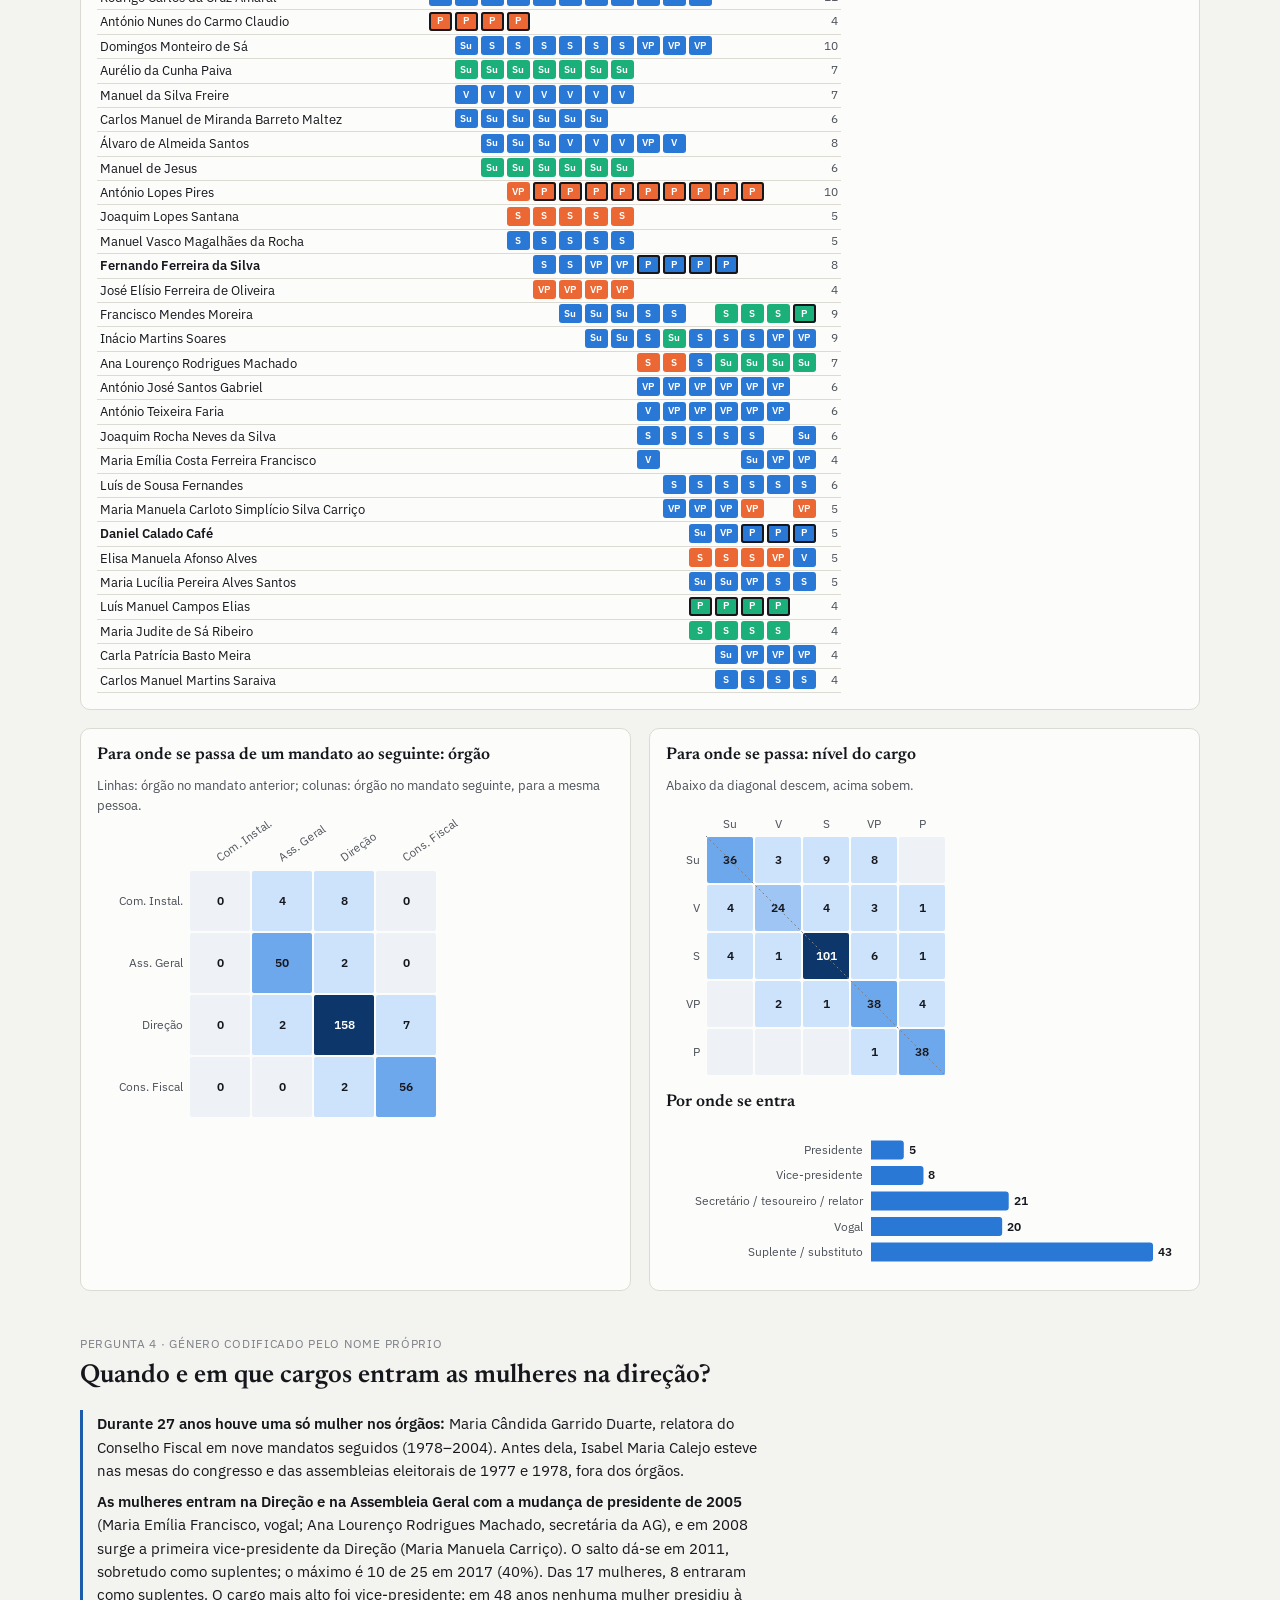
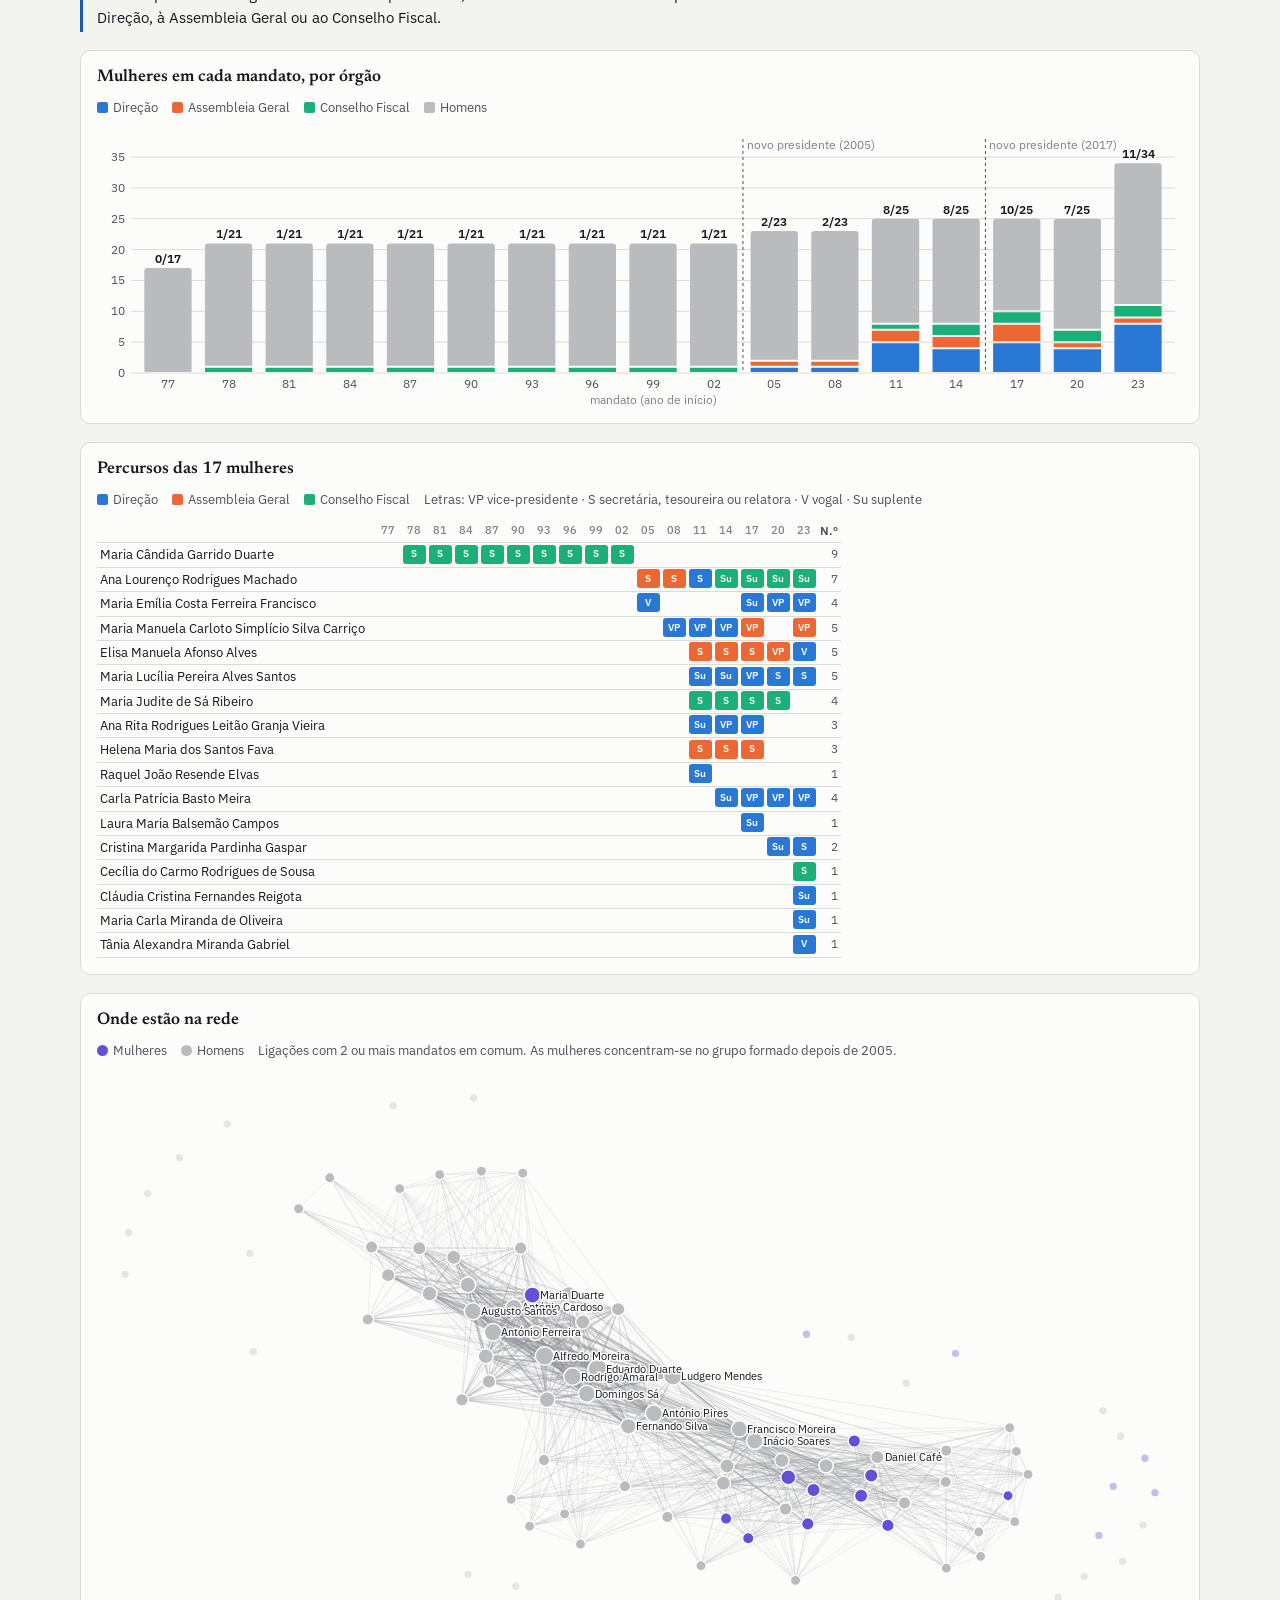
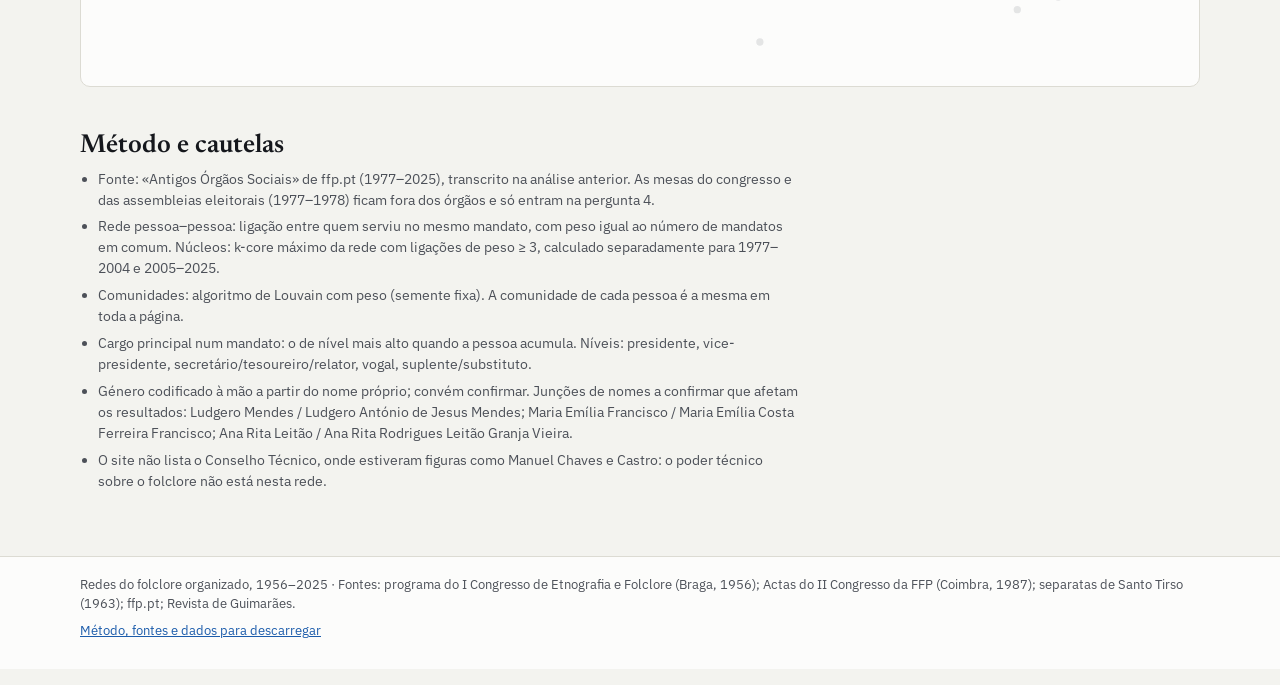
<file: poder.html>
<!DOCTYPE html>
<html lang="pt-PT">
<head>
<meta charset="utf-8">
<meta name="viewport" content="width=device-width, initial-scale=1">
<title>Poder e renovação · Redes do folclore organizado</title>
<meta name="description" content="Análise de rede dos congressos de etnografia e folclore (1956–1987) e dos órgãos sociais da Federação do Folclore Português (1977–2025).">
<link rel="preconnect" href="https://fonts.googleapis.com">
<link rel="preconnect" href="https://fonts.gstatic.com" crossorigin>
<link href="https://fonts.googleapis.com/css2?family=Newsreader:opsz,wght@6..72,400;6..72,600&family=IBM+Plex+Sans:wght@400;500;600&family=IBM+Plex+Mono:wght@400&display=swap" rel="stylesheet">
<link rel="stylesheet" href="assets/poder.css">
</head>
<body>
<nav class="topnav" aria-label="Páginas do site"><div class="navin"><a class="brand" href="index.html">Redes do folclore organizado</a><div class="links"><a href="index.html">Início</a><a href="rede.html">Rede completa</a><a href="orgaos.html">Órgãos sociais da FFP</a><a href="poder.html" aria-current="page">Poder e renovação</a><a href="congressos.html">Congressos</a><a href="metodo.html">Método e dados</a></div></div></nav>
<main class="wrap">

<header class="top pagehead">
  <span class="eyebrow">Rede de co-serviço nos órgãos sociais da Federação do Folclore Português</span>
  <h1>Poder e renovação na FFP, 1977–2025</h1>
  <p class="lede prose">Respostas às quatro perguntas sobre a direção da Federação, calculadas sobre a Comissão Instaladora (1977) e os 16 mandatos de 1978 a 2025: 97 pessoas e 386 lugares na Assembleia Geral, Direção e Conselho Fiscal. Duas pessoas estão ligadas quando serviram no mesmo mandato; o peso da ligação é o número de mandatos em comum. Fonte: página «Antigos Órgãos Sociais» de ffp.pt.</p>
</header>

<section aria-labelledby="h-resumo" style="display:grid;gap:14px">
  <h2 id="h-resumo">As quatro respostas</h2>
  <div class="answers">
    <a class="ans" href="#q1"><span class="q">Quão fechado é o núcleo dirigente?</span><span class="a">Muito fechado até 2004, mais aberto depois</span><p>Um núcleo de 20 pessoas chegou a ocupar 20 dos 21 lugares (1996 e 1999). Depois de 2005 forma-se outro núcleo, de 16, com só 2 pessoas em comum.</p></a>
    <a class="ans" href="#q2"><span class="q">2005 e 2017 trouxeram outro grupo?</span><span class="a">2005 sim, a meio; 2017 não</span><p>Em 2005, 11 de 23 membros eram novos. Em 2017, só 3 de 25: o novo presidente saiu do grupo formado com o seu antecessor.</p></a>
    <a class="ans" href="#q3"><span class="q">Há uma carreira típica de cargos?</span><span class="a">Sim, mas dentro da Direção</span><p>79% ficam num só órgão. Não há escada do Conselho Fiscal ou da Assembleia Geral para a Direção; sobe-se de suplente a vice-presidente e daí a presidente.</p></a>
    <a class="ans" href="#q4"><span class="q">Quando e onde entram as mulheres?</span><span class="a">Tarde, e nunca na presidência</span><p>Uma só mulher entre 1978 e 2002. A partir de 2005 entram na Direção e na Assembleia Geral; chegam a 40% em 2017, mas nenhuma presidiu a um órgão.</p></a>
  </div>
</section>

<section class="q" id="q1" aria-labelledby="h-q1">
  <div class="qhead">
    <span class="eyebrow">Pergunta 1 · rede pessoa–pessoa e k-core</span>
    <h2 id="h-q1">Quão fechado é o núcleo dirigente?</h2>
  </div>
  <div class="answer">
    <p><b>Muito fechado durante a presidência de Gomes dos Santos.</b> Um núcleo histórico de 20 pessoas, em que quase todos os pares serviram juntos pelo menos três mandatos, ocupou 176 dos 386 lugares de toda a história da Federação (46%). Em 1977 tinha 4 lugares; em 1996 e 1999 tinha 20 de 21.</p>
    <p><b>A partir de 2005 forma-se um segundo núcleo</b>, de 16 pessoas, que ocupa 14 de 25 lugares entre 2011 e 2017. Os dois núcleos só partilham duas pessoas, ambas da Assembleia Geral: Eduardo dos Santos Duarte e António Lopes Pires. Em 2020 e 2023 cresce a parte de lugares fora dos dois núcleos (13 de 25; 24 de 34), em parte porque a Direção de 2023 tem mais suplentes.</p>
  </div>
  <div class="panel">
    <h3>Lugares de cada mandato ocupados pelos dois núcleos</h3>
    <div class="legend"><span><i style="background:var(--c1)"></i>Núcleo histórico (formado 1977–2004, 20 pessoas)</span><span><i style="background:var(--c2)"></i>Núcleo recente (formado 2005–2025, 16 pessoas, sem as 2 comuns)</span><span><i style="background:var(--neutral)"></i>Outros</span></div>
    <div class="chart" id="q1share"></div>
  </div>
  <div class="grid21">
    <div class="panel">
      <h3>Quem serviu com quem</h3>
      <div class="ctrl">
        <label for="q1w">Mostrar ligações entre quem serviu junto em pelo menos</label>
        <input type="range" id="q1w" min="1" max="8" value="3"><output id="q1wv">3</output><span>mandatos</span>
        <button class="btn" type="button" id="q1fit">Ajustar</button>
      </div>
      <div class="legend"><span><i class="dot" style="background:var(--c1)"></i>Núcleo histórico</span><span><i class="dot" style="background:var(--c2)"></i>Núcleo recente</span><span><i class="dot" style="background:var(--c3)"></i>Nos dois núcleos</span><span><i class="dot" style="background:var(--neutral)"></i>Outros</span><span>Tamanho: n.º de mandatos · contorno escuro: k-core máximo com o limiar escolhido</span></div>
      <div class="chart net" id="q1net"></div>
      <p class="small" id="q1info"></p>
    </div>
    <div class="panel">
      <h3>Concentração dos lugares</h3>
      <div class="cards">
        <div class="card"><span class="big">46%</span><span class="small">dos lugares ocupados pelas 20 pessoas do núcleo histórico</span></div>
        <div class="card"><span class="big">29%</span><span class="small">dos lugares ocupados pelas 10 pessoas com mais mandatos</span></div>
        <div class="card"><span class="big">27 <small>de 97</small></span><span class="small">pessoas estiveram um só mandato</span></div>
      </div>
      <h3 style="margin-top:6px">Pessoas por número de mandatos</h3>
      <div class="chart" id="q1dist"></div>
      <p class="small">Porque não o k-core simples: cada mandato liga todos os seus membros entre si, por isso o núcleo máximo da rede sem limiar é só o mandato maior (2023, k = 33). Com o limiar de 3 mandatos em comum, o núcleo máximo (k = 18 em 20 pessoas) é o grupo que se manteve junto durante décadas.</p>
    </div>
  </div>
</section>

<section class="q" id="q2" aria-labelledby="h-q2">
  <div class="qhead">
    <span class="eyebrow">Pergunta 2 · comunidades e continuidade entre mandatos</span>
    <h2 id="h-q2">As mudanças de presidente trouxeram outro grupo de pessoas?</h2>
  </div>
  <div class="answer">
    <p><b>2005 foi uma renovação a meio, com sucessão interna.</b> Dos 23 membros do primeiro mandato de Fernando Ferreira da Silva, 12 vinham da era de Gomes dos Santos e 11 eram novos; 9 dos 12 que ficaram mudaram de cargo (6 subiram) e 9 membros de 2002 saíram. O novo presidente era o vice-presidente da Direção.</p>
    <p><b>2017 foi rotação dentro do mesmo grupo.</b> Dos 25 membros do primeiro mandato de Daniel Calado Café, 22 já tinham servido com Ferreira da Silva e só 3 eram novos; 5 mudaram de cargo. A deteção de comunidades (Louvain, modularidade 0,35) encontra três grupos: um de 1977–2004, um de 2005–2025 e um pequeno grupo de transição que só esteve em 2005–2008. A fronteira de 2017 não separa comunidades.</p>
  </div>
  <div class="grid2">
    <div class="panel">
      <h3>Semelhança entre mandatos</h3>
      <p class="small">Índice de Jaccard: parte das pessoas que dois mandatos têm em comum. Os blocos escuros são períodos de continuidade; as linhas marcam as mudanças de presidente.</p>
      <div class="chart" id="q2jac"></div>
    </div>
    <div class="panel">
      <h3>Composição de cada mandato por comunidade</h3>
      <div class="legend"><span><i style="background:var(--c1)"></i>Comunidade A · 42 pessoas</span><span><i style="background:var(--c2)"></i>Comunidade B · 47 pessoas</span><span><i style="background:var(--c3)"></i>Comunidade C (transição) · 8 pessoas</span></div>
      <div class="chart" id="q2comp"></div>
      <h3>As duas passagens de testemunho</h3>
      <div class="tbl-wrap"><table id="q2tab"></table></div>
    </div>
  </div>
  <div class="panel">
    <h3>A rede colorida pelas comunidades</h3>
    <div class="ctrl"><label for="q2w">Ligações com pelo menos</label><input type="range" id="q2w" min="1" max="8" value="2"><output id="q2wv">2</output><span>mandatos em comum</span><button class="btn" type="button" id="q2fit">Ajustar</button></div>
    <div class="legend"><span><i class="dot" style="background:var(--c1)"></i>Comunidade A</span><span><i class="dot" style="background:var(--c2)"></i>Comunidade B</span><span><i class="dot" style="background:var(--c3)"></i>Comunidade C</span><span>Contorno escuro: presidentes da Direção</span></div>
    <div class="chart net" id="q2net"></div>
  </div>
</section>

<section class="q" id="q3" aria-labelledby="h-q3">
  <div class="qhead">
    <span class="eyebrow">Pergunta 3 · sequências de cargos</span>
    <h2 id="h-q3">Há uma carreira típica de cargos?</h2>
  </div>
  <div class="answer">
    <p><b>Não há escada entre órgãos.</b> 77 das 97 pessoas (79%) só serviram num órgão. Das 289 passagens de um mandato para o seguinte, 264 ficaram no mesmo órgão. Só quatro pessoas passaram do Conselho Fiscal ou da Assembleia Geral para a Direção; o movimento mais frequente é o inverso, da Direção para o Conselho Fiscal (7 casos), sobretudo em fim de percurso.</p>
    <p><b>A carreira faz-se dentro da Direção.</b> 43 pessoas entraram como suplentes ou substitutos e 17 delas subiram depois. Os dois sucessores de Gomes dos Santos seguiram esse caminho: Fernando Ferreira da Silva (secretário-adjunto em 1993, vice-presidente em 1999, presidente em 2005) e Daniel Calado Café (suplente em 2011, 5.º vice-presidente em 2014, presidente em 2017). Na maior parte das passagens o nível mantém-se (237); há 39 subidas e 13 descidas.</p>
  </div>
  <div class="panel">
    <h3>Percursos de quem esteve em 4 ou mais mandatos</h3>
    <div class="legend"><span><i style="background:var(--c1)"></i>Direção</span><span><i style="background:var(--c2)"></i>Assembleia Geral</span><span><i style="background:var(--c3)"></i>Conselho Fiscal</span><span><i style="background:var(--muted)"></i>Comissão Instaladora (1977)</span><span>Letras: P presidente · VP vice-presidente · S secretário, tesoureiro ou relator · V vogal · Su suplente ou substituto · contorno escuro: presidência de um órgão · nome a negrito: presidente da Direção</span></div>
    <div class="tbl-wrap"><div id="q3grid"></div></div>
  </div>
  <div class="grid2">
    <div class="panel">
      <h3>Para onde se passa de um mandato ao seguinte: órgão</h3>
      <p class="small">Linhas: órgão no mandato anterior; colunas: órgão no mandato seguinte, para a mesma pessoa.</p>
      <div class="chart" id="q3org"></div>
    </div>
    <div class="panel">
      <h3>Para onde se passa: nível do cargo</h3>
      <p class="small">Abaixo da diagonal descem, acima sobem.</p>
      <div class="chart" id="q3lvl"></div>
      <h3>Por onde se entra</h3>
      <div class="chart" id="q3ent"></div>
    </div>
  </div>
</section>

<section class="q" id="q4" aria-labelledby="h-q4">
  <div class="qhead">
    <span class="eyebrow">Pergunta 4 · género codificado pelo nome próprio</span>
    <h2 id="h-q4">Quando e em que cargos entram as mulheres na direção?</h2>
  </div>
  <div class="answer">
    <p><b>Durante 27 anos houve uma só mulher nos órgãos:</b> Maria Cândida Garrido Duarte, relatora do Conselho Fiscal em nove mandatos seguidos (1978–2004). Antes dela, Isabel Maria Calejo esteve nas mesas do congresso e das assembleias eleitorais de 1977 e 1978, fora dos órgãos.</p>
    <p><b>As mulheres entram na Direção e na Assembleia Geral com a mudança de presidente de 2005</b> (Maria Emília Francisco, vogal; Ana Lourenço Rodrigues Machado, secretária da AG), e em 2008 surge a primeira vice-presidente da Direção (Maria Manuela Carriço). O salto dá-se em 2011, sobretudo como suplentes; o máximo é 10 de 25 em 2017 (40%). Das 17 mulheres, 8 entraram como suplentes. O cargo mais alto foi vice-presidente; em 48 anos nenhuma mulher presidiu à Direção, à Assembleia Geral ou ao Conselho Fiscal.</p>
  </div>
  <div class="panel">
    <h3>Mulheres em cada mandato, por órgão</h3>
    <div class="legend"><span><i style="background:var(--c1)"></i>Direção</span><span><i style="background:var(--c2)"></i>Assembleia Geral</span><span><i style="background:var(--c3)"></i>Conselho Fiscal</span><span><i style="background:var(--neutral)"></i>Homens</span></div>
    <div class="chart" id="q4bars"></div>
  </div>
  <div class="panel">
    <h3>Percursos das 17 mulheres</h3>
    <div class="legend"><span><i style="background:var(--c1)"></i>Direção</span><span><i style="background:var(--c2)"></i>Assembleia Geral</span><span><i style="background:var(--c3)"></i>Conselho Fiscal</span><span>Letras: VP vice-presidente · S secretária, tesoureira ou relatora · V vogal · Su suplente</span></div>
    <div class="tbl-wrap"><div id="q4grid"></div></div>
  </div>
  <div class="panel">
    <h3>Onde estão na rede</h3>
    <div class="legend"><span><i class="dot" style="background:var(--fem)"></i>Mulheres</span><span><i class="dot" style="background:var(--neutral)"></i>Homens</span><span>Ligações com 2 ou mais mandatos em comum. As mulheres concentram-se no grupo formado depois de 2005.</span></div>
    <div class="chart net" id="q4net"></div>
  </div>
</section>

<section class="notes" aria-labelledby="h-met">
  <h2 id="h-met">Método e cautelas</h2>
  <ul>
    <li>Fonte: «Antigos Órgãos Sociais» de ffp.pt (1977–2025), transcrito na análise anterior. As mesas do congresso e das assembleias eleitorais (1977–1978) ficam fora dos órgãos e só entram na pergunta 4.</li>
    <li>Rede pessoa–pessoa: ligação entre quem serviu no mesmo mandato, com peso igual ao número de mandatos em comum. Núcleos: k-core máximo da rede com ligações de peso ≥ 3, calculado separadamente para 1977–2004 e 2005–2025.</li>
    <li>Comunidades: algoritmo de Louvain com peso (semente fixa). A comunidade de cada pessoa é a mesma em toda a página.</li>
    <li>Cargo principal num mandato: o de nível mais alto quando a pessoa acumula. Níveis: presidente, vice-presidente, secretário/tesoureiro/relator, vogal, suplente/substituto.</li>
    <li>Género codificado à mão a partir do nome próprio; convém confirmar. Junções de nomes a confirmar que afetam os resultados: Ludgero Mendes / Ludgero António de Jesus Mendes; Maria Emília Francisco / Maria Emília Costa Ferreira Francisco; Ana Rita Leitão / Ana Rita Rodrigues Leitão Granja Vieira.</li>
    <li>O site não lista o Conselho Técnico, onde estiveram figuras como Manuel Chaves e Castro: o poder técnico sobre o folclore não está nesta rede.</li>
  </ul>
</section>

</main>
<footer class="foot"><div class="footin"><span>Redes do folclore organizado, 1956–2025 · Fontes: programa do I Congresso de Etnografia e Folclore (Braga, 1956); Actas do II Congresso da FFP (Coimbra, 1987); separatas de Santo Tirso (1963); ffp.pt; Revista de Guimarães.</span><a href="metodo.html">Método, fontes e dados para descarregar</a></div></footer>
<div class="tooltip" id="tip" role="status"></div>
<script src="assets/d3.min.js"></script>
<script src="dados/poder.js"></script>
<script src="js/poder.js"></script>
</body>
</html>
</file>
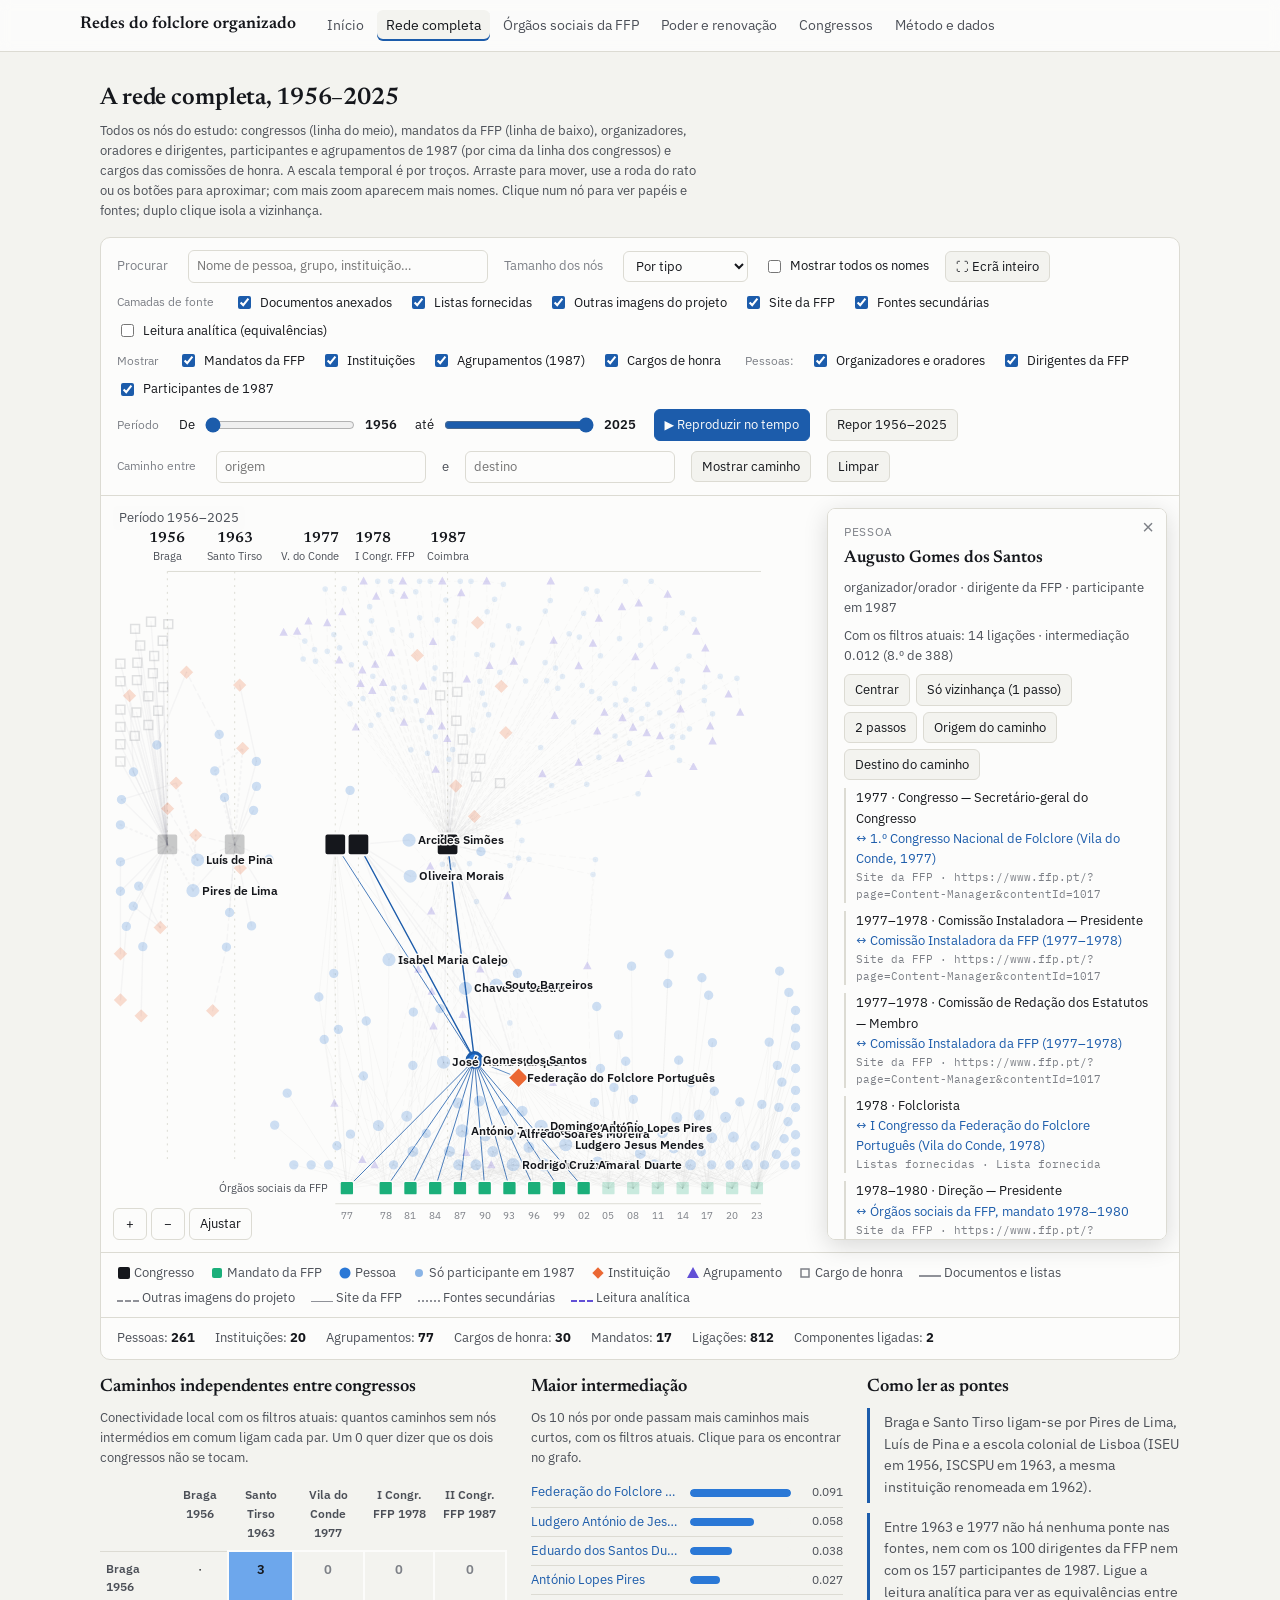
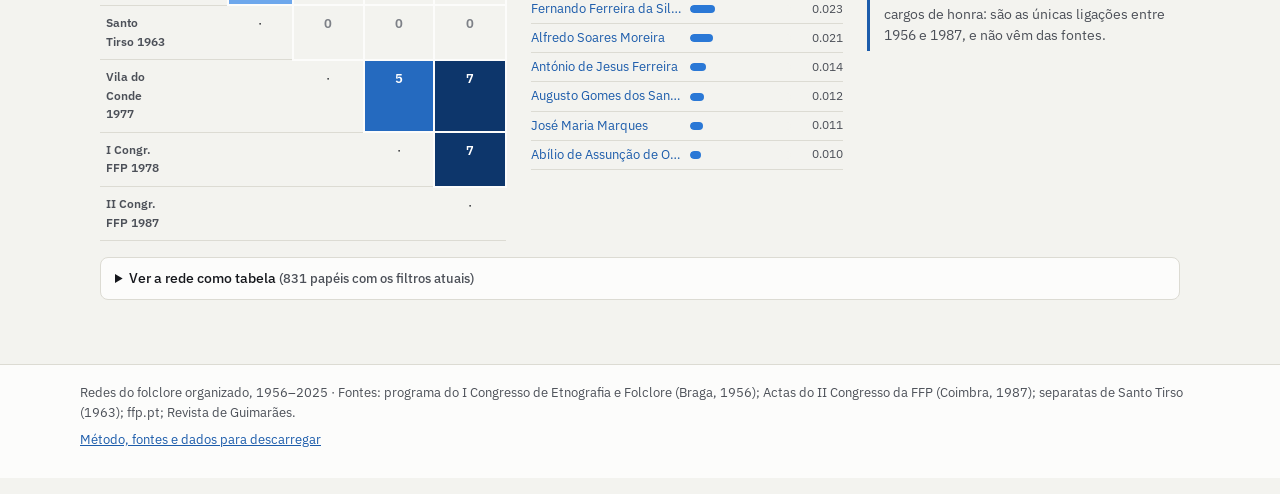
<file: rede.html>
<!DOCTYPE html>
<html lang="pt-PT">
<head>
<meta charset="utf-8">
<meta name="viewport" content="width=device-width, initial-scale=1">
<title>Rede completa · Redes do folclore organizado</title>
<meta name="description" content="Análise de rede dos congressos de etnografia e folclore (1956–1987) e dos órgãos sociais da Federação do Folclore Português (1977–2025).">
<link rel="preconnect" href="https://fonts.googleapis.com">
<link rel="preconnect" href="https://fonts.gstatic.com" crossorigin>
<link href="https://fonts.googleapis.com/css2?family=Newsreader:opsz,wght@6..72,400;6..72,600&family=IBM+Plex+Sans:wght@400;500;600&family=IBM+Plex+Mono:wght@400&display=swap" rel="stylesheet">
<link rel="stylesheet" href="assets/rede.css">
</head>
<body>
<nav class="topnav" aria-label="Páginas do site"><div class="navin"><a class="brand" href="index.html">Redes do folclore organizado</a><div class="links"><a href="index.html">Início</a><a href="rede.html" aria-current="page">Rede completa</a><a href="orgaos.html">Órgãos sociais da FFP</a><a href="poder.html">Poder e renovação</a><a href="congressos.html">Congressos</a><a href="metodo.html">Método e dados</a></div></div></nav>
<main class="wrap">
<section id="rede" aria-labelledby="h-rede">
  <div class="prose" style="display:grid;gap:8px">
    <h2 id="h-rede">A rede completa, 1956–2025</h2>
    <p class="small">Todos os nós do estudo: congressos (linha do meio), mandatos da FFP (linha de baixo), organizadores, oradores e dirigentes, participantes e agrupamentos de 1987 (por cima da linha dos congressos) e cargos das comissões de honra. A escala temporal é por troços. Arraste para mover, use a roda do rato ou os botões para aproximar; com mais zoom aparecem mais nomes. Clique num nó para ver papéis e fontes; duplo clique isola a vizinhança.</p>
  </div>
  <div class="panel" id="graphPanel">
    <div class="toolbar">
      <div class="trow">
        <label for="search" class="tlabel">Procurar</label>
        <input type="search" id="search" list="nomes" placeholder="Nome de pessoa, grupo, instituição…" autocomplete="off">
        <datalist id="nomes"></datalist>
        <label for="sizeBy" class="tlabel">Tamanho dos nós</label>
        <select id="sizeBy"><option value="tipo">Por tipo</option><option value="grau">N.º de ligações</option><option value="bet">Intermediação</option></select>
        <label><input type="checkbox" id="allLabels"> Mostrar todos os nomes</label>
        <button class="btn" type="button" id="fsBtn">⛶ Ecrã inteiro</button>
      </div>
      <fieldset id="layers" class="trow"><legend>Camadas de fonte</legend></fieldset>
      <fieldset id="types" class="trow"><legend>Mostrar</legend></fieldset>
      <div class="trow">
        <span class="tlabel">Período</span>
        <span class="years"><label for="y0">De</label><input type="range" id="y0" min="1956" max="2025" step="1" value="1956"><output id="y0v" for="y0">1956</output></span>
        <span class="years"><label for="y1">até</label><input type="range" id="y1" min="1956" max="2025" step="1" value="2025"><output id="y1v" for="y1">2025</output></span>
        <button class="btn primary" type="button" id="play">▶ Reproduzir no tempo</button>
        <button class="btn" type="button" id="resetYears">Repor 1956–2025</button>
      </div>
      <div class="trow">
        <span class="tlabel">Caminho entre</span>
        <input type="search" id="pathA" list="nomes" placeholder="origem" autocomplete="off" aria-label="Origem do caminho">
        <span class="small">e</span>
        <input type="search" id="pathB" list="nomes" placeholder="destino" autocomplete="off" aria-label="Destino do caminho">
        <button class="btn" type="button" id="pathBtn">Mostrar caminho</button>
        <button class="btn" type="button" id="pathClear">Limpar</button>
        <span class="small" id="pathMsg" aria-live="polite"></span>
      </div>
    </div>
    <div class="stage">
      <div id="graphWrap">
        <div id="graph" aria-label="Grafo da rede"></div>
        <div class="zctl">
          <button class="btn" type="button" id="zin" aria-label="Aproximar">+</button>
          <button class="btn" type="button" id="zout" aria-label="Afastar">−</button>
          <button class="btn" type="button" id="zfit">Ajustar</button>
        </div>
        <div class="fstate small" id="filterState"></div>
      </div>
      <aside id="detail" class="ov" aria-live="polite"></aside>
    </div>
    <div class="legend-row" aria-label="Legenda">
      <span><svg width="14" height="14"><rect x="1" y="1" width="12" height="12" rx="2" fill="var(--ink)"/></svg> Congresso</span>
      <span><svg width="14" height="14"><rect x="2" y="2" width="10" height="10" rx="2" fill="var(--novo)"/></svg> Mandato da FFP</span>
      <span><svg width="14" height="14"><circle cx="7" cy="7" r="5.5" fill="var(--pessoa)"/></svg> Pessoa</span>
      <span><svg width="14" height="14"><circle cx="7" cy="7" r="4" fill="var(--pessoa)" fill-opacity=".55"/></svg> Só participante em 1987</span>
      <span><svg width="14" height="14"><rect x="3" y="3" width="8" height="8" fill="var(--inst)" transform="rotate(45 7 7)"/></svg> Instituição</span>
      <span><svg width="14" height="14"><path d="M7,1 L13,12 L1,12 Z" fill="var(--agr)"/></svg> Agrupamento</span>
      <span><svg width="14" height="14"><rect x="3" y="3" width="8" height="8" fill="none" stroke="var(--muted)" stroke-width="1.5"/></svg> Cargo de honra</span>
      <span><i class="swatch-line"></i> Documentos e listas</span>
      <span><i class="swatch-line dashed"></i> Outras imagens do projeto</span>
      <span><i class="swatch-line thin"></i> Site da FFP</span>
      <span><i class="swatch-line dotted"></i> Fontes secundárias</span>
      <span><i class="swatch-line dashdot"></i> Leitura analítica</span>
    </div>
    <div class="stats" id="stats"></div>
  </div>
  <div class="three">
    <div style="display:grid;gap:10px;align-content:start">
      <h3>Caminhos independentes entre congressos</h3>
      <p class="small">Conectividade local com os filtros atuais: quantos caminhos sem nós intermédios em comum ligam cada par. Um 0 quer dizer que os dois congressos não se tocam.</p>
      <div class="tbl-wrap"><table class="matrix" id="matrix" aria-label="Matriz de conectividade entre congressos"></table></div>
    </div>
    <div style="display:grid;gap:10px;align-content:start">
      <h3>Maior intermediação</h3>
      <p class="small">Os 10 nós por onde passam mais caminhos mais curtos, com os filtros atuais. Clique para os encontrar no grafo.</p>
      <div id="topBet"></div>
    </div>
    <div style="display:grid;gap:10px;align-content:start">
      <h3>Como ler as pontes</h3>
      <p class="callout">Braga e Santo Tirso ligam-se por Pires de Lima, Luís de Pina e a escola colonial de Lisboa (ISEU em 1956, ISCSPU em 1963, a mesma instituição renomeada em 1962).</p>
      <p class="callout">Entre 1963 e 1977 não há nenhuma ponte nas fontes, nem com os 100 dirigentes da FFP nem com os 157 participantes de 1987. Ligue a leitura analítica para ver as equivalências entre cargos de honra: são as únicas ligações entre 1956 e 1987, e não vêm das fontes.</p>
    </div>
  </div>
  <details>
    <summary>Ver a rede como tabela <span class="small" id="edgeCount"></span></summary>
    <div class="tbl-wrap"><table id="edgeTable"></table></div>
  </details>
</section>
</main>
<footer class="foot"><div class="footin"><span>Redes do folclore organizado, 1956–2025 · Fontes: programa do I Congresso de Etnografia e Folclore (Braga, 1956); Actas do II Congresso da FFP (Coimbra, 1987); separatas de Santo Tirso (1963); ffp.pt; Revista de Guimarães.</span><a href="metodo.html">Método, fontes e dados para descarregar</a></div></footer>
<div class="tooltip" id="tip" role="status"></div>
<script src="assets/d3.min.js"></script>
<script src="dados/rede.js"></script>
<script src="js/rede.js"></script>
</body>
</html>
</file>
<file: assets/rede.css>
/* Layout: coluna de leitura (~68ch) para o texto; figuras em largura total do contentor; sumário antes do detalhe. */
:root {
  --bg: #f3f3ef;
  --surface: #fcfcfb;
  --ink: #15171c;
  --ink-2: #4c5058;
  --muted: #7d8087;
  --rule: #dcdbd3;
  --accent: #1c5cab;
  --pessoa: #2a78d6;
  --inst: #eb6834;
  --novo: #1baf7a;
  --agr: #6250d6;
  --edge: #8f9198;
  --seq-1: #cde2fb; --seq-2: #9ec5f4; --seq-3: #6da7ec; --seq-4: #3987e5; --seq-5: #256abf; --seq-6: #184f95; --seq-7: #0d366b;
  --font-display: "Newsreader", "Iowan Old Style", Georgia, serif;
  --font-body: "IBM Plex Sans", system-ui, -apple-system, "Segoe UI", sans-serif;
  --font-mono: "IBM Plex Mono", ui-monospace, "SF Mono", Menlo, monospace;
  color-scheme: light;
}
@media (prefers-color-scheme: dark) {
  :root:not([data-theme="light"]) {
    --bg: #111214; --surface: #1a1a19; --ink: #f0efec; --ink-2: #c3c2b7; --muted: #8e9096;
    --rule: #2f3033; --accent: #86b6ef; --pessoa: #3987e5; --inst: #d95926; --novo: #199e70; --agr: #9085e9; --edge: #6d6f75;
    --seq-1: #1c2b3f; --seq-2: #184f95; --seq-3: #1c5cab; --seq-4: #256abf; --seq-5: #3987e5; --seq-6: #6da7ec; --seq-7: #9ec5f4;
    color-scheme: dark;
  }
}
:root[data-theme="dark"] {
  --bg: #111214; --surface: #1a1a19; --ink: #f0efec; --ink-2: #c3c2b7; --muted: #8e9096;
  --rule: #2f3033; --accent: #86b6ef; --pessoa: #3987e5; --inst: #d95926; --novo: #199e70; --agr: #9085e9; --edge: #6d6f75;
  --seq-1: #1c2b3f; --seq-2: #184f95; --seq-3: #1c5cab; --seq-4: #256abf; --seq-5: #3987e5; --seq-6: #6da7ec; --seq-7: #9ec5f4;
  color-scheme: dark;
}
* { box-sizing: border-box; }
body { margin: 0; background: var(--bg); color: var(--ink); font: 15px/1.55 var(--font-body); }
.wrap { max-width: 1120px; margin: 0 auto; padding: 32px 20px 64px; display: grid; gap: 40px; }
.prose { max-width: 68ch; }
h1, h2, h3 { font-family: var(--font-display); font-weight: 600; text-wrap: balance; margin: 0; letter-spacing: -0.005em; }
h1 { font-size: clamp(28px, 4vw, 40px); line-height: 1.12; }
h2 { font-size: 24px; line-height: 1.2; }
h3 { font-size: 18px; line-height: 1.25; }
p { margin: 0; }
.lede { color: var(--ink-2); font-size: 16px; margin-top: 12px; }
.small { font-size: 13px; color: var(--ink-2); }
.mono { font-family: var(--font-mono); font-size: 12px; }
header.top { display: grid; gap: 12px; border-bottom: 1px solid var(--rule); padding-bottom: 24px; }
.sources { display: flex; flex-wrap: wrap; gap: 8px; margin-top: 4px; }
.chip { display: inline-flex; align-items: center; gap: 6px; border: 1px solid var(--rule); background: var(--surface); border-radius: 999px; padding: 3px 10px; font-size: 12px; color: var(--ink-2); }
section { display: grid; gap: 16px; }
.findings { display: grid; grid-template-columns: repeat(auto-fit, minmax(196px, 1fr)); gap: 12px; }
.finding { background: var(--surface); border: 1px solid var(--rule); border-radius: 8px; padding: 14px 16px; display: grid; gap: 6px; align-content: start; }
.finding .num { font-family: var(--font-display); font-size: 30px; line-height: 1; font-variant-numeric: tabular-nums; }
.finding .num small { font-size: 15px; color: var(--ink-2); font-family: var(--font-body); }
.finding p { font-size: 13.5px; color: var(--ink-2); }
.finding b { color: var(--ink); font-weight: 600; }
.panel { background: var(--surface); border: 1px solid var(--rule); border-radius: 10px; }
.controls { display: flex; flex-wrap: wrap; gap: 8px 18px; align-items: center; padding: 12px 16px; border-bottom: 1px solid var(--rule); }
.controls fieldset { border: 0; margin: 0; padding: 0; display: flex; flex-wrap: wrap; gap: 6px 14px; align-items: center; }
.controls legend { font-size: 12px; color: var(--muted); padding: 0; margin-right: 6px; float: left; }
.controls label { display: inline-flex; gap: 6px; align-items: center; font-size: 13px; cursor: pointer; }
.controls input { accent-color: var(--accent); }
.swatch-line { width: 22px; height: 0; border-top: 2px solid var(--edge); display: inline-block; }
.swatch-line.dashed { border-top-style: dashed; }
.swatch-line.dotted { border-top-style: dotted; border-top-width: 2.5px; }
.graph-grid { display: grid; grid-template-columns: minmax(0, 1fr) 300px; }
@media (max-width: 860px) { .graph-grid { grid-template-columns: 1fr; } }
#graph { position: relative; min-height: 520px; border-right: 1px solid var(--rule); overflow: hidden; }
@media (max-width: 860px) { #graph { border-right: 0; border-bottom: 1px solid var(--rule); } }
#graph svg { display: block; width: 100%; }
#graph .node { cursor: pointer; }
#graph .node:focus { outline: none; }
#graph .node:focus-visible .shape, #graph .node.sel .shape { stroke: var(--accent); stroke-width: 3; }
#graph .lbl { font: 11.5px var(--font-body); fill: var(--ink-2); paint-order: stroke; stroke: var(--surface); stroke-width: 3px; stroke-linejoin: round; pointer-events: none; }
#graph .lbl.strong { fill: var(--ink); font-weight: 600; }
#graph .clbl { font: 600 12.5px var(--font-body); fill: var(--ink); paint-order: stroke; stroke: var(--surface); stroke-width: 4px; pointer-events: none; }
#graph .cyear { font: 600 15px var(--font-display); fill: var(--ink); }
#graph .axis { stroke: var(--rule); }
.legend-row { display: flex; flex-wrap: wrap; gap: 6px 16px; padding: 10px 16px; border-top: 1px solid var(--rule); font-size: 12.5px; color: var(--ink-2); align-items: center; }
.legend-row svg { vertical-align: middle; }
#detail { padding: 16px; display: grid; gap: 10px; align-content: start; font-size: 13.5px; max-height: 640px; overflow-y: auto; }
#detail h3 { font-size: 17px; }
#detail .type { font-size: 11.5px; text-transform: uppercase; letter-spacing: .06em; color: var(--muted); }
#detail ul { list-style: none; margin: 0; padding: 0; display: grid; gap: 8px; }
#detail li { border-left: 2px solid var(--rule); padding-left: 10px; }
#detail li .ref { display: block; font-family: var(--font-mono); font-size: 11px; color: var(--muted); }
#detail .note { background: var(--bg); border-radius: 6px; padding: 8px 10px; font-size: 12.5px; color: var(--ink-2); }
.stats { display: flex; flex-wrap: wrap; gap: 6px 20px; padding: 10px 16px; border-top: 1px solid var(--rule); font-size: 13px; color: var(--ink-2); }
.stats b { color: var(--ink); font-variant-numeric: tabular-nums; }
.two { display: grid; grid-template-columns: minmax(0, 1.1fr) minmax(0, 1fr); gap: 20px; align-items: start; }
@media (max-width: 860px) { .two { grid-template-columns: 1fr; } }
table { border-collapse: collapse; width: 100%; font-size: 13px; }
th, td { text-align: left; padding: 6px 8px; border-bottom: 1px solid var(--rule); vertical-align: top; }
th { font-weight: 600; color: var(--ink-2); font-size: 12px; }
td.num, th.num { text-align: right; font-variant-numeric: tabular-nums; }
.matrix td, .matrix th { text-align: center; padding: 8px 6px; }
.matrix td.cell { font-weight: 600; font-variant-numeric: tabular-nums; border-radius: 4px; border: 2px solid var(--surface); }
.matrix th.rowh { text-align: left; }
.tbl-wrap { overflow-x: auto; }
.honor { display: grid; gap: 0; }
.hrow { display: grid; grid-template-columns: 170px minmax(0, 1fr) minmax(0, 1fr); gap: 12px; padding: 10px 0; border-bottom: 1px solid var(--rule); align-items: start; }
.hrow.head { font-size: 12px; color: var(--muted); padding-top: 0; }
@media (max-width: 700px) { .hrow { grid-template-columns: 1fr 1fr; } .hrow .cat { grid-column: 1 / -1; } }
.cat { font-weight: 600; font-size: 13px; display: grid; gap: 4px; }
.status { display: inline-flex; gap: 6px; align-items: center; font-weight: 400; font-size: 11.5px; color: var(--ink-2); }
.status i { width: 9px; height: 9px; border-radius: 2px; display: inline-block; }
.offices { display: flex; flex-wrap: wrap; gap: 6px; }
.office { font-size: 12.5px; background: var(--bg); border: 1px solid var(--rule); border-radius: 4px; padding: 3px 7px; }
.office.empty { border-style: dashed; color: var(--muted); background: transparent; }
.chart { position: relative; }
.chart svg { display: block; width: 100%; overflow: visible; }
.chart .tick text, .chart .barlbl { font: 12px var(--font-body); fill: var(--ink-2); }
.chart .val { font: 600 12px var(--font-body); fill: var(--ink); font-variant-numeric: tabular-nums; }
.chart .grid line { stroke: var(--rule); }
.tooltip { position: absolute; pointer-events: none; background: var(--surface); border: 1px solid var(--rule); box-shadow: 0 4px 14px rgba(0,0,0,.12); border-radius: 6px; padding: 7px 10px; font-size: 12.5px; max-width: 260px; opacity: 0; transition: opacity .12s; z-index: 5; }
.tooltip strong { display: block; font-size: 13.5px; }
input[type="search"] { font: inherit; padding: 7px 10px; border: 1px solid var(--rule); border-radius: 6px; background: var(--surface); color: var(--ink); width: min(360px, 100%); }
input[type="search"]:focus-visible, button:focus-visible, input[type="checkbox"]:focus-visible { outline: 2px solid var(--accent); outline-offset: 2px; }
tr.linked td { background: color-mix(in srgb, var(--pessoa) 10%, transparent); }
details { border: 1px solid var(--rule); border-radius: 8px; background: var(--surface); }
details > summary { cursor: pointer; padding: 10px 14px; font-weight: 500; font-size: 13.5px; }
details > div { padding: 0 14px 14px; }
.notes { display: grid; grid-template-columns: repeat(auto-fit, minmax(280px, 1fr)); gap: 16px; }
.notes ul { margin: 6px 0 0; padding-left: 18px; display: grid; gap: 6px; font-size: 13.5px; color: var(--ink-2); }
.callout { border-left: 3px solid var(--accent); padding: 4px 0 4px 14px; color: var(--ink-2); font-size: 14px; }
@media (prefers-reduced-motion: reduce) { * { transition: none !important; } }

.swatch-line.thin { border-top-width: 1px; }
#graph .myear { font: 10.5px var(--font-body); fill: var(--muted); }
#detail .orgh { font-weight: 600; font-size: 12.5px; margin-top: 4px; color: var(--ink-2); }
#detail ul.compact { gap: 4px; }
#detail ul.compact li { border-left: 0; padding-left: 0; }
.linkbtn { font: inherit; color: var(--accent); background: none; border: 0; padding: 0; cursor: pointer; text-align: left; }
.linkbtn:hover { text-decoration: underline; }
.pstrip { display: flex; gap: 6px; flex-wrap: wrap; }
.pstrip > div { background: var(--surface); border: 1px solid var(--rule); border-radius: 8px; padding: 10px 12px; display: grid; gap: 2px; min-width: 170px; }
.pstrip .yrs { font-family: var(--font-display); font-size: 20px; font-variant-numeric: tabular-nums; }
.pm-legend { display: flex; flex-wrap: wrap; gap: 6px 14px; font-size: 12px; color: var(--ink-2); }
.pm-legend i { display: inline-block; width: 11px; height: 11px; border-radius: 2px; margin-right: 5px; vertical-align: -1px; }
.pm-legend i.pres-mark { background: transparent; box-shadow: inset 0 0 0 2px var(--ink); }
table.pmatrix { width: auto; border-collapse: separate; border-spacing: 0; font-size: 12px; }
table.pmatrix th, table.pmatrix td { border-bottom: 1px solid var(--rule); padding: 3px 4px; }
table.pmatrix th[scope=row] { white-space: nowrap; font-weight: 400; padding-right: 12px; }
table.pmatrix th.mh { font-weight: 500; font-size: 11px; color: var(--muted); text-align: center; padding: 3px 2px; }
table.pmatrix td.c { padding: 2px; text-align: center; width: 22px; }
table.pmatrix td.c:focus-visible { outline: 2px solid var(--accent); }
table.pmatrix .sq { display: inline-block; width: 16px; height: 16px; border-radius: 3px; vertical-align: middle; }
table.pmatrix .sq.pres { box-shadow: inset 0 0 0 2.5px var(--ink); }
#graphPanel { overflow: hidden; }
.toolbar { display: grid; gap: 10px; padding: 12px 16px; border-bottom: 1px solid var(--rule); }
.trow { display: flex; flex-wrap: wrap; gap: 8px 16px; align-items: center; }
.toolbar fieldset { border: 0; margin: 0; padding: 0; }
.toolbar legend, .tlabel { font-size: 12px; color: var(--muted); padding: 0; margin-right: 4px; float: left; }
.toolbar label { display: inline-flex; gap: 6px; align-items: center; font-size: 13px; cursor: pointer; }
.toolbar input[type="checkbox"] { accent-color: var(--accent); }
.psep { font-size: 12px; color: var(--muted); margin-left: 8px; }
.toolbar input[type="search"], .toolbar select { font: inherit; font-size: 13px; padding: 5px 8px; border: 1px solid var(--rule); border-radius: 6px; background: var(--surface); color: var(--ink); }
#search { width: min(300px, 100%); }
#pathA, #pathB { width: min(210px, 38vw); }
.btn { font: inherit; font-size: 12.5px; padding: 5px 10px; border: 1px solid var(--rule); border-radius: 6px; background: var(--bg); color: var(--ink); cursor: pointer; }
.btn:hover { border-color: var(--accent); }
.btn:focus-visible { outline: 2px solid var(--accent); outline-offset: 2px; }
.btn.primary { background: var(--accent); color: var(--surface); border-color: var(--accent); }
.years { display: inline-flex; align-items: center; gap: 8px; font-size: 13px; }
.years input[type="range"] { width: 150px; accent-color: var(--accent); }
.years output { font-variant-numeric: tabular-nums; min-width: 2.6em; font-weight: 600; }
.stage { position: relative; }
#graphWrap { position: relative; height: clamp(660px, 84vh, 960px); overflow: hidden; background: var(--surface); }
#graph { min-height: 0; height: 100%; border: 0 !important; }
#graph svg { display: block; touch-action: none; cursor: grab; }
#graph svg:active { cursor: grabbing; }
#graph line.e { stroke: var(--edge); stroke-opacity: .42; vector-effect: non-scaling-stroke; stroke-linecap: round; }
#graph line.e-analise { stroke: var(--agr); stroke-opacity: .7; }
#graph line.e.dim { stroke-opacity: .07; }
#graph line.e.hl { stroke: var(--accent); stroke-opacity: 1; }
#graph .node.dim { opacity: .22; }
#graph .shape { stroke: var(--surface); stroke-width: 1.5; vector-effect: non-scaling-stroke; }
#graph .t-cong { fill: var(--ink); stroke-width: 2; }
#graph .t-mand { fill: var(--novo); }
#graph .t-pes { fill: var(--pessoa); }
#graph .t-pes.pure { fill-opacity: .55; }
#graph .t-inst { fill: var(--inst); }
#graph .t-agr { fill: var(--agr); }
#graph .t-cargo { fill: var(--surface); stroke: var(--muted); }
#graph .node.sel .shape, #graph .node:focus-visible .shape { stroke: var(--accent); stroke-width: 3; }
#graph .hit { fill: transparent; }
#graph .lbl.minor { fill: var(--muted); }
#graph .alb { font: 11.5px var(--font-body); fill: var(--ink-2); }
#graph .yrband { fill: var(--accent); fill-opacity: .18; }
.zctl { position: absolute; left: 12px; bottom: 12px; display: flex; gap: 4px; }
.zctl .btn { background: var(--surface); min-width: 34px; }
.fstate { position: absolute; left: 12px; top: 10px; background: color-mix(in srgb, var(--surface) 85%, transparent); padding: 2px 6px; border-radius: 4px; }
#detail.ov { position: absolute; top: 12px; right: 12px; width: 340px; max-height: calc(100% - 24px); overflow: auto; background: var(--surface); border: 1px solid var(--rule); border-radius: 8px; box-shadow: 0 6px 24px rgba(0,0,0,.14); padding: 14px 16px; display: grid; gap: 8px; align-content: start; font-size: 13px; }
#detail.closed { display: none; }
.dclose { position: absolute; top: 4px; right: 8px; border: 0; background: none; font-size: 20px; line-height: 1; color: var(--muted); cursor: pointer; padding: 4px; }
#detail h3 { padding-right: 20px; }
#detail .acts { display: flex; flex-wrap: wrap; gap: 6px; }
#detail ol.path { margin: 0; padding-left: 18px; display: grid; gap: 6px; }
#detail ol.path .ref { display: block; font-family: var(--font-mono); font-size: 11px; color: var(--muted); }
.swatch-line.dashdot { border-top: 2px dashed var(--agr); }
#graphPanel:fullscreen, #graphPanel.expanded { position: fixed; inset: 0; z-index: 50; border-radius: 0; margin: 0; display: flex; flex-direction: column; background: var(--surface); overflow: auto; }
#graphPanel:fullscreen .stage, #graphPanel.expanded .stage { flex: 1; min-height: 420px; }
#graphPanel:fullscreen #graphWrap, #graphPanel.expanded #graphWrap { height: 100%; }
.three { display: grid; grid-template-columns: minmax(0, 1.3fr) minmax(0, 1fr) minmax(0, 1fr); gap: 24px; align-items: start; }
@media (max-width: 980px) { .three { grid-template-columns: 1fr; } }
.tb-row { display: grid; grid-template-columns: minmax(0, 1.5fr) minmax(50px, 1fr) 44px; gap: 8px; align-items: center; font-size: 13px; padding: 4px 0; border-bottom: 1px solid var(--rule); }
.tb-row .linkbtn { overflow: hidden; text-overflow: ellipsis; white-space: nowrap; }
.tb-track { height: 8px; background: var(--bg); border-radius: 4px; overflow: hidden; display: block; }
.tb-bar { display: block; height: 100%; background: var(--pessoa); border-radius: 4px; }
.tb-v { font-variant-numeric: tabular-nums; text-align: right; color: var(--ink-2); font-size: 12px; }
@media (max-width: 760px) {
  #detail.ov { position: static; width: auto; max-height: none; box-shadow: none; border-radius: 0; border-width: 1px 0 0; }
  #graphWrap { height: 620px; }
}

/* navegação comum do site */
.topnav { position: sticky; top: 0; z-index: 40; background: color-mix(in srgb, var(--surface) 92%, transparent); backdrop-filter: blur(6px); border-bottom: 1px solid var(--rule); }
.navin { max-width: 1160px; margin: 0 auto; padding: 10px 20px; display: flex; flex-wrap: wrap; gap: 6px 22px; align-items: center; }
.brand { font-family: var(--font-display); font-weight: 600; font-size: 17px; color: var(--ink); text-decoration: none; }
.links { display: flex; gap: 4px 4px; flex-wrap: wrap; }
.links a { font-size: 13.5px; color: var(--ink-2); text-decoration: none; padding: 5px 9px; border-radius: 6px; }
.links a:hover { background: var(--bg); color: var(--ink); }
.links a[aria-current="page"] { color: var(--ink); background: var(--bg); box-shadow: inset 0 -2px 0 var(--accent); }
.links a:focus-visible, .brand:focus-visible { outline: 2px solid var(--accent); outline-offset: 2px; }
@media (max-width: 700px) { .links { flex-wrap: nowrap; overflow-x: auto; width: 100%; padding-bottom: 2px; } .links a { white-space: nowrap; } }
.foot { border-top: 1px solid var(--rule); background: var(--surface); }
.footin { max-width: 1160px; margin: 0 auto; padding: 18px 20px 28px; display: flex; flex-wrap: wrap; gap: 8px 24px; justify-content: space-between; font-size: 12.5px; color: var(--ink-2); }
.footin a { color: var(--accent); }
.pagehead { display: grid; gap: 10px; border-bottom: 1px solid var(--rule); padding-bottom: 22px; }
.eyebrow { font-size: 12px; letter-spacing: .06em; text-transform: uppercase; color: var(--muted); }

.answers { display: grid; grid-template-columns: repeat(auto-fit, minmax(240px, 1fr)); gap: 12px; }
.ans, .explore a { background: var(--surface); border: 1px solid var(--rule); border-radius: 8px; padding: 14px 16px; display: grid; gap: 6px; align-content: start; text-decoration: none; color: inherit; }
.ans:hover, .explore a:hover { border-color: var(--accent); }
.ans .q { font-size: 12.5px; color: var(--muted); }
.ans .a { font-family: var(--font-display); font-size: 19px; line-height: 1.25; }
.ans p, .explore p { font-size: 13.5px; color: var(--ink-2); }
.explore { display: grid; grid-template-columns: repeat(auto-fit, minmax(250px, 1fr)); gap: 12px; }
.explore .t { font-family: var(--font-display); font-size: 19px; font-weight: 600; }
.explore .go { font-size: 13px; color: var(--accent); }
.dl { display: grid; gap: 8px; max-width: 90ch; }
.dl a { color: var(--accent); }
.dl li { font-size: 14px; color: var(--ink-2); }
</file>
<file: assets/poder.css>
/* Layout: uma pergunta por secção — resposta curta, depois os gráficos que a justificam; coluna de leitura ~68ch, gráficos em largura total. */
:root {
  --bg: #f3f3ef; --surface: #fcfcfb; --ink: #15171c; --ink-2: #4c5058; --muted: #7d8087; --rule: #dcdbd3;
  --accent: #1c5cab; --c1: #2a78d6; --c2: #eb6834; --c3: #1baf7a; --fem: #6250d6; --neutral: #b9bbbf; --edge: #8f9198;
  --seq-0: #eef2f7; --seq-1: #cde2fb; --seq-2: #9ec5f4; --seq-3: #6da7ec; --seq-4: #3987e5; --seq-5: #256abf; --seq-6: #184f95; --seq-7: #0d366b;
  --font-display: "Newsreader", "Iowan Old Style", Georgia, serif;
  --font-body: "IBM Plex Sans", system-ui, -apple-system, "Segoe UI", sans-serif;
  --font-mono: "IBM Plex Mono", ui-monospace, Menlo, monospace;
  color-scheme: light;
}
@media (prefers-color-scheme: dark) {
  :root:not([data-theme="light"]) {
    --bg: #111214; --surface: #1a1a19; --ink: #f0efec; --ink-2: #c3c2b7; --muted: #8e9096; --rule: #2f3033;
    --accent: #86b6ef; --c1: #3987e5; --c2: #d95926; --c3: #199e70; --fem: #9085e9; --neutral: #55575c; --edge: #6d6f75;
    --seq-0: #1d2026; --seq-1: #1c2b3f; --seq-2: #184f95; --seq-3: #1c5cab; --seq-4: #256abf; --seq-5: #3987e5; --seq-6: #6da7ec; --seq-7: #9ec5f4;
    color-scheme: dark;
  }
}
:root[data-theme="dark"] {
  --bg: #111214; --surface: #1a1a19; --ink: #f0efec; --ink-2: #c3c2b7; --muted: #8e9096; --rule: #2f3033;
  --accent: #86b6ef; --c1: #3987e5; --c2: #d95926; --c3: #199e70; --fem: #9085e9; --neutral: #55575c; --edge: #6d6f75;
  --seq-0: #1d2026; --seq-1: #1c2b3f; --seq-2: #184f95; --seq-3: #1c5cab; --seq-4: #256abf; --seq-5: #3987e5; --seq-6: #6da7ec; --seq-7: #9ec5f4;
  color-scheme: dark;
}
* { box-sizing: border-box; }
body { margin: 0; background: var(--bg); color: var(--ink); font: 15px/1.55 var(--font-body); }
.wrap { max-width: 1160px; margin: 0 auto; padding: 32px 20px 64px; display: grid; gap: 44px; }
.prose { max-width: 70ch; }
h1, h2, h3 { font-family: var(--font-display); font-weight: 600; text-wrap: balance; margin: 0; }
h1 { font-size: clamp(28px, 4vw, 40px); line-height: 1.12; }
h2 { font-size: 26px; line-height: 1.2; }
h3 { font-size: 17px; line-height: 1.25; }
p { margin: 0; }
.lede { color: var(--ink-2); font-size: 16px; margin-top: 10px; }
.small { font-size: 13px; color: var(--ink-2); }
.eyebrow { font-size: 12px; letter-spacing: .06em; text-transform: uppercase; color: var(--muted); }
header.top { display: grid; gap: 10px; border-bottom: 1px solid var(--rule); padding-bottom: 24px; }
.answers { display: grid; grid-template-columns: repeat(auto-fit, minmax(240px, 1fr)); gap: 12px; }
.ans { background: var(--surface); border: 1px solid var(--rule); border-radius: 8px; padding: 14px 16px; display: grid; gap: 6px; align-content: start; text-decoration: none; color: inherit; }
.ans:hover { border-color: var(--accent); }
.ans .q { font-size: 12.5px; color: var(--muted); }
.ans .a { font-family: var(--font-display); font-size: 19px; line-height: 1.25; }
.ans p { font-size: 13.5px; color: var(--ink-2); }
section.q { display: grid; gap: 18px; }
.qhead { display: grid; gap: 8px; }
.answer { border-left: 3px solid var(--accent); padding: 2px 0 2px 14px; display: grid; gap: 8px; max-width: 76ch; }
.answer p { font-size: 15px; }
.answer b { font-weight: 600; }
.panel { background: var(--surface); border: 1px solid var(--rule); border-radius: 10px; padding: 16px; display: grid; gap: 10px; align-content: start; min-width: 0; }
.grid2 { display: grid; grid-template-columns: minmax(0, 1fr) minmax(0, 1fr); gap: 18px; }
.grid21 { display: grid; grid-template-columns: minmax(0, 1.6fr) minmax(0, 1fr); gap: 18px; }
@media (max-width: 900px) { .grid2, .grid21 { grid-template-columns: 1fr; } }
.legend { display: flex; flex-wrap: wrap; gap: 6px 14px; font-size: 12.5px; color: var(--ink-2); align-items: center; }
.legend i { display: inline-block; width: 11px; height: 11px; border-radius: 2px; margin-right: 5px; vertical-align: -1px; }
.legend i.dot { border-radius: 50%; }
.chart { position: relative; min-width: 0; }
.chart svg { display: block; width: 100%; overflow: visible; }
.chart text { font-family: var(--font-body); }
.tick { font-size: 11.5px; fill: var(--ink-2); }
.axlab { font-size: 12px; fill: var(--muted); }
.val { font-size: 11.5px; font-weight: 600; fill: var(--ink); font-variant-numeric: tabular-nums; }
.gridl line { stroke: var(--rule); }
.net svg { touch-action: none; cursor: grab; background: var(--surface); }
.net .e { stroke: var(--edge); vector-effect: non-scaling-stroke; stroke-linecap: round; }
.net .n { stroke: var(--surface); stroke-width: 1.5; vector-effect: non-scaling-stroke; cursor: pointer; }
.net .n.ring { stroke: var(--ink); stroke-width: 2.5; }
.net .lbl { font-size: 11px; fill: var(--ink); paint-order: stroke; stroke: var(--surface); stroke-width: 3px; pointer-events: none; }
.net .dim { opacity: .15; }
.ctrl { display: flex; flex-wrap: wrap; gap: 8px 16px; align-items: center; font-size: 13px; }
.ctrl input[type=range] { width: 160px; accent-color: var(--accent); }
.ctrl output { font-weight: 600; font-variant-numeric: tabular-nums; }
.btn { font: inherit; font-size: 12.5px; padding: 4px 10px; border: 1px solid var(--rule); border-radius: 6px; background: var(--bg); color: var(--ink); cursor: pointer; }
.btn:hover { border-color: var(--accent); }
.btn:focus-visible, input:focus-visible, select:focus-visible { outline: 2px solid var(--accent); outline-offset: 2px; }
table { border-collapse: collapse; width: 100%; font-size: 13px; }
th, td { text-align: left; padding: 6px 8px; border-bottom: 1px solid var(--rule); vertical-align: top; }
th { font-weight: 600; color: var(--ink-2); font-size: 12px; }
td.num, th.num { text-align: right; font-variant-numeric: tabular-nums; }
.tbl-wrap { overflow-x: auto; }
.career { border-collapse: separate; border-spacing: 0; width: auto; font-size: 12px; }
.career th, .career td { border-bottom: 1px solid var(--rule); padding: 2px 3px; }
.career th.row { white-space: nowrap; font-weight: 400; color: var(--ink); padding-right: 10px; font-size: 12.5px; }
.career th.row.pres { font-weight: 600; }
.career th.mh { font-size: 11px; color: var(--muted); font-weight: 500; text-align: center; }
.career td.c { width: 26px; height: 22px; text-align: center; padding: 1px; }
.career .cell { display: inline-flex; align-items: center; justify-content: center; width: 23px; height: 19px; border-radius: 3px; font-size: 10px; font-weight: 600; color: #fff; }
.career .cell.l5 { box-shadow: inset 0 0 0 2px var(--ink); }
.career td.num { color: var(--ink-2); }
.cards { display: grid; grid-template-columns: repeat(auto-fit, minmax(200px, 1fr)); gap: 10px; }
.card { border: 1px solid var(--rule); border-radius: 8px; padding: 10px 12px; display: grid; gap: 4px; background: var(--bg); }
.card .big { font-family: var(--font-display); font-size: 26px; line-height: 1; font-variant-numeric: tabular-nums; }
.card .big small { font-size: 14px; color: var(--ink-2); font-family: var(--font-body); }
.tooltip { position: absolute; pointer-events: none; background: var(--surface); border: 1px solid var(--rule); box-shadow: 0 4px 14px rgba(0,0,0,.14); border-radius: 6px; padding: 7px 10px; font-size: 12.5px; max-width: 280px; opacity: 0; transition: opacity .1s; z-index: 10; }
.tooltip strong { display: block; font-size: 13.5px; }
.notes ul { margin: 6px 0 0; padding-left: 18px; display: grid; gap: 6px; font-size: 13.5px; color: var(--ink-2); max-width: 90ch; }
a { color: var(--accent); }
@media (prefers-reduced-motion: reduce) { * { transition: none !important; } }

/* navegação comum do site */
.topnav { position: sticky; top: 0; z-index: 40; background: color-mix(in srgb, var(--surface) 92%, transparent); backdrop-filter: blur(6px); border-bottom: 1px solid var(--rule); }
.navin { max-width: 1160px; margin: 0 auto; padding: 10px 20px; display: flex; flex-wrap: wrap; gap: 6px 22px; align-items: center; }
.brand { font-family: var(--font-display); font-weight: 600; font-size: 17px; color: var(--ink); text-decoration: none; }
.links { display: flex; gap: 4px 4px; flex-wrap: wrap; }
.links a { font-size: 13.5px; color: var(--ink-2); text-decoration: none; padding: 5px 9px; border-radius: 6px; }
.links a:hover { background: var(--bg); color: var(--ink); }
.links a[aria-current="page"] { color: var(--ink); background: var(--bg); box-shadow: inset 0 -2px 0 var(--accent); }
.links a:focus-visible, .brand:focus-visible { outline: 2px solid var(--accent); outline-offset: 2px; }
@media (max-width: 700px) { .links { flex-wrap: nowrap; overflow-x: auto; width: 100%; padding-bottom: 2px; } .links a { white-space: nowrap; } }
.foot { border-top: 1px solid var(--rule); background: var(--surface); }
.footin { max-width: 1160px; margin: 0 auto; padding: 18px 20px 28px; display: flex; flex-wrap: wrap; gap: 8px 24px; justify-content: space-between; font-size: 12.5px; color: var(--ink-2); }
.footin a { color: var(--accent); }
.pagehead { display: grid; gap: 10px; border-bottom: 1px solid var(--rule); padding-bottom: 22px; }
.eyebrow { font-size: 12px; letter-spacing: .06em; text-transform: uppercase; color: var(--muted); }
</file>
